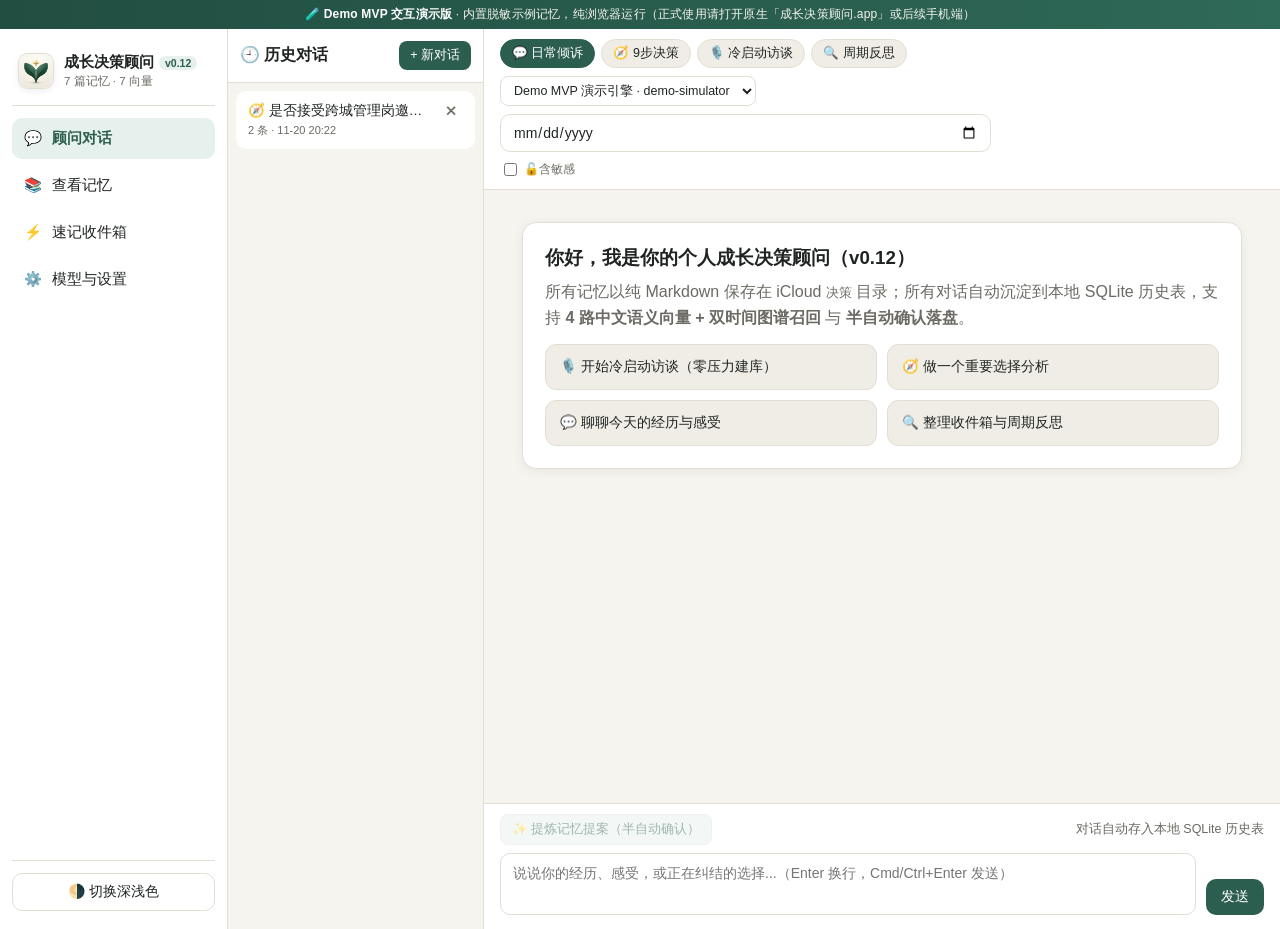
<file: demo-mvp/index.html>
<!DOCTYPE html>
<html lang="zh-CN">
<head>
  <meta charset="UTF-8" />
  <meta name="viewport" content="width=device-width, initial-scale=1.0, viewport-fit=cover" />
  <meta name="apple-mobile-web-app-capable" content="yes" />
  <meta name="apple-mobile-web-app-status-bar-style" content="default" />
  <meta name="apple-mobile-web-app-title" content="成长决策顾问" />
  <meta name="theme-color" content="#FBF9F4" />
  <link rel="icon" type="image/x-icon" href="./assets/favicon.ico" />
  <link rel="icon" type="image/png" sizes="32x32" href="./assets/favicon-32.png" />
  <link rel="icon" type="image/png" sizes="192x192" href="./assets/favicon-192.png" />
  <link rel="apple-touch-icon" sizes="180x180" href="./assets/apple-touch-icon.png" />
  <title>个人成长决策顾问 · 交互式 Demo MVP</title>
  <link rel="stylesheet" href="./styles.css" />
  <style>
    .demo-mvp-ribbon {
      background: linear-gradient(90deg, #214e41, #2f6957);
      color: #f6f4ef;
      font-size: 12px;
      padding: 6px 14px;
      text-align: center;
      letter-spacing: 0.2px;
    }
    .demo-mvp-ribbon strong { color: #ffffff; }
  </style>
</head>
<body>
  <div class="demo-mvp-ribbon">
    🧪 <strong>Demo MVP 交互演示版</strong> · 内置脱敏示例记忆，纯浏览器运行（正式使用请打开原生「成长决策顾问.app」或后续手机端）
  </div>
  <!-- Auth Overlay -->
  <div id="authOverlay" class="overlay hidden">
    <div class="auth-card">
      <div class="auth-icon">🔐</div>
      <h2>个人成长记忆库</h2>
      <p class="muted">已开启访问密码保护，请输入密码后进入。</p>
      <input id="authInput" type="password" placeholder="输入访问密码" autocomplete="current-password" />
      <div id="authError" class="error-text hidden"></div>
      <button id="authSubmitBtn" class="btn btn-primary full-width">解锁进入</button>
    </div>
  </div>

  <!-- Toast -->
  <div id="toast" class="toast hidden"></div>

  <div class="app-shell">
    <!-- Desktop Sidebar -->
    <aside class="sidebar">
      <div class="brand">
        <div class="brand-mark">
          <img src="./assets/brand-icon.png" alt="成长决策顾问" class="brand-mark-img" />
        </div>
        <div>
          <div class="brand-title">成长决策顾问 <span class="ver-tag">v0.12</span></div>
          <div class="brand-sub" id="vaultStatBadge">加载记忆库...</div>
        </div>
      </div>

      <nav class="nav-list">
        <button class="nav-item active" data-tab="chat">
          <span class="nav-icon">💬</span><span>顾问对话</span>
        </button>
        <button class="nav-item" data-tab="memories">
          <span class="nav-icon">📚</span><span>查看记忆</span>
        </button>
        <button class="nav-item" data-tab="inbox">
          <span class="nav-icon">⚡</span><span>速记收件箱</span>
        </button>
        <button class="nav-item" data-tab="settings">
          <span class="nav-icon">⚙️</span><span>模型与设置</span>
        </button>
      </nav>

      <div class="sidebar-footer">
        <button id="themeToggleDesktop" class="btn btn-ghost full-width">🌗 切换深浅色</button>
      </div>
    </aside>

    <!-- Main Content Area -->
    <main class="main-area">
      <!-- Mobile Header -->
      <header class="mobile-header">
        <div class="mobile-title">
          <img src="./assets/brand-icon.png" alt="成长决策顾问" class="mobile-brand-img" />
          <span>成长决策顾问</span>
          <span class="mobile-stat" id="mobileStatBadge"></span>
        </div>
        <button id="themeToggleMobile" class="icon-btn" title="切换深浅色">🌗</button>
      </header>

      <!-- TAB 1: CHAT (with SQLite Session History + SSE Streaming) -->
      <section id="tab-chat" class="tab-panel active">
        <div class="chat-split">
          <!-- Session History Pane (SQLite) -->
          <aside class="sessions-pane" id="sessionsPane">
            <div class="sessions-header">
              <strong>🕘 历史对话</strong>
              <div class="row-actions">
                <button id="newChatBtn" class="btn btn-primary btn-sm">+ 新对话</button>
                <button id="closeSessionsMobileBtn" class="icon-btn mobile-only">✕</button>
              </div>
            </div>
            <div id="sessionList" class="session-list"></div>
          </aside>

          <!-- Active Chat Pane -->
          <div class="chat-main-pane">
            <div class="chat-toolbar">
              <div class="mode-pills" id="modePills">
                <button id="openSessionsMobileBtn" class="btn btn-ghost btn-sm mobile-only">🕘 历史</button>
                <button class="pill active" data-mode="chat">💬 日常倾诉</button>
                <button class="pill" data-mode="decision">🧭 9步决策</button>
                <button class="pill" data-mode="interview">🎙️ 冷启动访谈</button>
                <button class="pill" data-mode="reflect">🔍 周期反思</button>
              </div>
              <div class="chat-controls">
                <select id="providerSelect" class="select-compact" title="切换云端大模型"></select>
                <input id="chatAsOfInput" type="date" class="select-compact" title="可选：按历史时间点(as-of)只召回该日期前的记忆" />
                <label class="sensitive-toggle" title="默认拦截 sensitive 隐私文档，仅本轮勾选才放行">
                  <input type="checkbox" id="allowSensitiveCheck" />
                  <span>🔓含敏感</span>
                </label>
              </div>
            </div>

            <div id="chatMessages" class="chat-messages"></div>

            <div class="chat-composer-wrap">
              <div class="composer-actions-bar">
                <button id="extractProposalBtn" class="btn btn-accent btn-sm" disabled>
                  ✨ 提炼记忆提案（半自动确认）
                </button>
                <span id="chatStatusHint" class="muted small-text">对话自动存入本地 SQLite 历史表</span>
              </div>
              <div class="chat-composer">
                <textarea id="chatInput" rows="2" placeholder="说说你的经历、感受，或正在纠结的选择...（Enter 换行，Cmd/Ctrl+Enter 发送）"></textarea>
                <button id="sendBtn" class="btn btn-primary">发送</button>
              </div>
            </div>
          </div>
        </div>
      </section>

      <!-- TAB 2: MEMORIES (List / Semantic 4-Way Search / Timeline / Graph) -->
      <section id="tab-memories" class="tab-panel">
        <div class="memories-layout">
          <div class="memories-list-pane" id="memoriesListPane">
            <div class="filter-bar">
              <div class="view-mode-pills" id="memoryViewPills">
                <button class="pill active" data-view="list">📋 列表</button>
                <button class="pill" data-view="semantic">🧠 语义检索</button>
                <button class="pill" data-view="timeline">🕰️ 时间轴</button>
                <button class="pill" data-view="graph">🕸️ 图谱</button>
              </div>

              <div class="search-row">
                <input id="memorySearchInput" type="search" placeholder="搜索标题、经历、人物、或自然语言意图..." />
                <button id="runSemanticBtn" class="btn btn-primary btn-sm hidden">检索</button>
              </div>

              <div class="filter-row" id="listFiltersRow">
                <select id="emotionFilter" class="select-compact">
                  <option value="">全部情绪</option>
                </select>
                <label class="sensitive-toggle">
                  <input type="checkbox" id="highImportanceOnly" />
                  <span>⭐高显著(≥7)</span>
                </label>
                <button id="refreshMemoriesBtn" class="btn btn-ghost btn-sm">刷新</button>
              </div>

              <div class="filter-row hidden" id="semanticFiltersRow">
                <label class="small-text muted">回溯截至日期 (as-of)：</label>
                <input id="searchAsOfInput" type="date" class="select-compact" />
                <button id="clearAsOfBtn" class="btn btn-ghost btn-sm">清空日期</button>
              </div>

              <div class="category-pills" id="categoryPills"></div>
            </div>
            <div id="memoryCards" class="memory-cards"></div>
          </div>

          <div class="memory-reader-pane" id="memoryReaderPane">
            <div class="empty-reader" id="emptyReader">
              <div class="empty-icon">📖</div>
              <p>选择左侧任意记忆阅读或编辑</p>
              <p class="muted small-text">支持 4 路中文语义召回、双时间回溯、情绪卡片与双链跳转</p>
            </div>
            <div id="readerContentWrap" class="reader-wrap hidden">
              <div class="reader-header">
                <button id="backToListBtn" class="btn btn-ghost btn-sm mobile-only">← 返回</button>
                <div class="reader-meta-title">
                  <h2 id="readerTitle"></h2>
                  <div id="readerBadges" class="badge-row"></div>
                </div>
                <div class="reader-actions">
                  <button id="toggleEditBtn" class="btn btn-ghost btn-sm">✏️ 编辑</button>
                  <button id="saveEditBtn" class="btn btn-primary btn-sm hidden">💾 保存</button>
                  <button id="cancelEditBtn" class="btn btn-ghost btn-sm hidden">取消</button>
                </div>
              </div>
              <div id="readerEmotions" class="emotion-detail-grid hidden"></div>
              <div id="readerRendered" class="markdown-body"></div>
              <textarea id="readerEditor" class="markdown-editor hidden"></textarea>
            </div>
          </div>
        </div>
      </section>

      <!-- TAB 3: INBOX -->
      <section id="tab-inbox" class="tab-panel">
        <div class="narrow-container">
          <div class="card">
            <h2>⚡ 10 秒速记收件箱</h2>
            <p class="muted">当下有情绪波动、灵光一闪或发生小事时先丢进来，之后一键让 AI 帮你整理成正式记忆提案。</p>
            <div class="mood-chips" id="moodChips">
              <button class="chip" data-mood="平静">平静</button>
              <button class="chip" data-mood="开心">开心</button>
              <button class="chip" data-mood="释然">释然</button>
              <button class="chip" data-mood="充能">充能</button>
              <button class="chip" data-mood="焦虑">焦虑</button>
              <button class="chip" data-mood="委屈">委屈</button>
              <button class="chip" data-mood="迷茫">迷茫</button>
              <button class="chip" data-mood="疲惫">疲惫</button>
            </div>
            <input id="inboxMoodInput" type="text" placeholder="或输入此刻的情绪词（可选）" />
            <textarea id="inboxText" rows="5" placeholder="此刻发生了什么？身体和心里是什么感觉？脑子里冒出的第一句话是什么？"></textarea>
            <div class="row-actions">
              <button id="saveInboxBtn" class="btn btn-primary">存入收件箱</button>
              <button id="organizeInboxBtn" class="btn btn-ghost">🔍 去让 AI 整理收件箱</button>
            </div>
          </div>

          <div class="card">
            <div class="card-header-row">
              <h3>📥 收件箱当前内容</h3>
              <button id="reloadInboxBtn" class="btn btn-ghost btn-sm">刷新</button>
            </div>
            <div id="inboxPreview" class="markdown-body compact-md"></div>
          </div>
        </div>
      </section>

      <!-- TAB 4: SETTINGS -->
      <section id="tab-settings" class="tab-panel">
        <div class="narrow-container">
          <!-- Providers -->
          <div class="card">
            <div class="card-header-row">
              <div>
                <h2>🤖 云端大模型 API 配置</h2>
                <p class="muted small-text">适配 DeepSeek、任意 OpenAI 兼容中转站、Claude 原生、Gemini 原生。密钥仅存本机 <code>config.local.json</code>，绝不上传 iCloud。</p>
              </div>
              <button id="addProviderBtn" class="btn btn-ghost btn-sm">+ 新增预设</button>
            </div>
            <div id="providersList" class="providers-list"></div>
          </div>

          <!-- Chinese Semantic Embedding & Graph Index -->
          <div class="card">
            <div class="card-header-row">
              <div>
                <h3>🧠 中文语义向量与双时间图谱索引</h3>
                <p class="muted small-text" id="indexStatusText">加载索引状态中...</p>
              </div>
              <button id="rebuildIndexBtn" class="btn btn-accent btn-sm">🔄 立即重建索引</button>
            </div>
            <div class="provider-grid">
              <div class="form-row">
                <label>向量引擎模式</label>
                <select id="embModeSelect">
                  <option value="local_bge_zh">本地离线中文 BGE 向量（推荐 · 免费隐私）</option>
                  <option value="openai_compatible">OpenAI 兼容 Embedding API</option>
                  <option value="disabled">关闭向量（仅词法+图谱）</option>
                </select>
              </div>
              <div class="form-row">
                <label>本地中文模型</label>
                <input id="embLocalModel" type="text" value="BAAI/bge-small-zh-v1.5" />
              </div>
              <div class="form-row">
                <label>云端 Embedding Base URL（选 API 模式时用）</label>
                <input id="embApiUrl" type="url" placeholder="https://api.openai.com/v1" />
              </div>
              <div class="form-row">
                <label>云端 Embedding 模型</label>
                <input id="embApiModel" type="text" placeholder="text-embedding-3-small" />
              </div>
              <div class="form-row">
                <label>云端 Embedding API Key</label>
                <input id="embApiKey" type="password" placeholder="留空不修改" />
              </div>
            </div>
          </div>

          <!-- VPS + Official ChatGPT Plus/Pro Subscription Remote MCP -->
          <div class="card">
            <h3>🌐 ChatGPT Plus / Pro 订阅官方接入（VPS Remote MCP + OAuth 2.1）</h3>
            <p class="muted small-text">
              通过官方 Developer Mode 远程 MCP 规范，让 <strong>ChatGPT 网页版与官方 iPhone App</strong> 直接消耗你的 ChatGPT 订阅额度来读写本记忆库（完全合规、零封号风险）。详见仓库 <code>deploy/VPS-ChatGPT订阅接入指南.md</code>。
            </p>
            <div class="form-row">
              <label for="publicBaseUrlInput">你的 VPS 公网 HTTPS 域名（如 <code>https://decision.yourdomain.com</code>）</label>
              <input id="publicBaseUrlInput" type="url" placeholder="https://decision.yourdomain.com" />
            </div>
            <div id="mcpEndpointBox" class="network-box"></div>
          </div>

          <!-- Phone Access & Password -->
          <div class="card">
            <h3>📱 手机访问与安全保护</h3>
            <div id="networkInfo" class="network-box"></div>
            <div class="form-row">
              <label for="accessTokenInput">访问密码（手机访问 & ChatGPT OAuth 授权页通用，公网暴露前务必设置）</label>
              <div class="inline-input">
                <input id="accessTokenInput" type="password" placeholder="留空表示不修改现有密码" />
                <button id="clearAccessTokenBtn" class="btn btn-ghost btn-sm">清除密码</button>
              </div>
              <div id="accessTokenState" class="muted small-text"></div>
            </div>
            <div class="row-actions">
              <button id="saveConfigBtn" class="btn btn-primary">💾 保存全部设置</button>
            </div>
          </div>

          <!-- Git Snapshots -->
          <div class="card">
            <div class="card-header-row">
              <h3>🕒 外置 Git 自动版本快照</h3>
              <button id="reloadGitBtn" class="btn btn-ghost btn-sm">刷新</button>
            </div>
            <p class="muted small-text">Git 元数据与 SQLite 历史表均独立保存在 Mac 本机，绝不污染 iCloud。</p>
            <div id="gitHistoryList" class="git-list"></div>
          </div>
        </div>
      </section>

      <!-- Mobile Bottom Nav -->
      <nav class="mobile-nav">
        <button class="mobile-nav-item active" data-tab="chat">
          <span>💬</span><small>对话</small>
        </button>
        <button class="mobile-nav-item" data-tab="memories">
          <span>📚</span><small>记忆</small>
        </button>
        <button class="mobile-nav-item" data-tab="inbox">
          <span>⚡</span><small>速记</small>
        </button>
        <button class="mobile-nav-item" data-tab="settings">
          <span>⚙️</span><small>设置</small>
        </button>
      </nav>
    </main>
  </div>

  <!-- Semi-Auto Confirmation Modal -->
  <div id="proposalModal" class="overlay hidden">
    <div class="modal-sheet">
      <div class="modal-header">
        <div>
          <h3>✨ 半自动记忆写入确认</h3>
          <p class="muted small-text">请勾选确认要写入 iCloud 记忆库的条目；Level 3 核心自我修改附带 Diff 对照。</p>
        </div>
        <button id="closeProposalBtn" class="icon-btn">✕</button>
      </div>
      <div id="proposalList" class="proposal-list"></div>
      <div class="modal-footer">
        <button id="cancelProposalBtn" class="btn btn-ghost">先不写入</button>
        <button id="commitProposalBtn" class="btn btn-primary">✅ 确认写入已选记忆</button>
      </div>
    </div>
  </div>

  <script src="./demo-mock.js"></script>
  <script src="./app.js"></script>
</body>
</html>
</file>
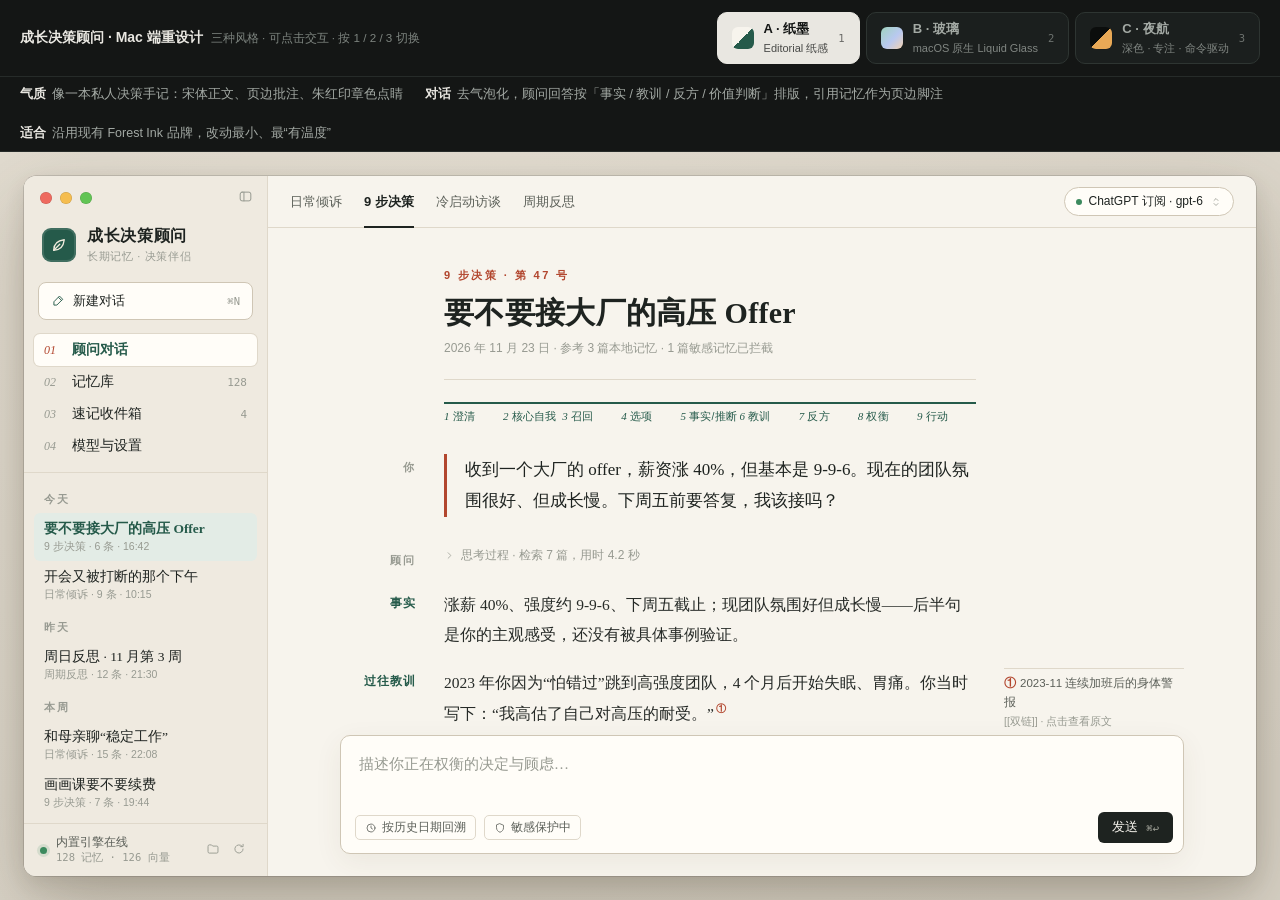
<file: design/mac-redesign/index.html>
<!doctype html>
<html lang="zh-CN">
<head>
<meta charset="utf-8" />
<meta name="viewport" content="width=device-width, initial-scale=1" />
<title>成长决策顾问 · Mac 端界面三选一</title>
<style>
  * { box-sizing: border-box; margin: 0; padding: 0; }
  html, body { height: 100%; }
  body { font-family: -apple-system, "PingFang SC", sans-serif; background: #141615; color: #E9E7E1; display: flex; flex-direction: column; -webkit-font-smoothing: antialiased; }
  header { flex: none; display: flex; align-items: center; gap: 18px; padding: 12px 20px; border-bottom: 1px solid #262B29; }
  header h1 { font-size: 14px; font-weight: 600; white-space: nowrap; }
  header h1 small { color: #7D847F; font-weight: 400; margin-left: 8px; }
  nav { display: flex; gap: 6px; margin-left: auto; }
  nav button { font: inherit; cursor: pointer; border: 1px solid #2E3532; background: #1B1F1E; color: #A3A9A4; border-radius: 10px; padding: 7px 14px; text-align: left; display: flex; gap: 10px; align-items: center; }
  nav button:hover { color: #E9E7E1; border-color: #3B433F; }
  nav button.on { background: #E9E7E1; color: #141615; border-color: #E9E7E1; }
  nav button b { font-size: 13px; display: block; }
  nav button small { font-size: 11px; opacity: .75; }
  nav button kbd { font: 10.5px "SF Mono", monospace; opacity: .6; }
  .sw { width: 22px; height: 22px; border-radius: 6px; flex: none; }
  .desc { flex: none; padding: 9px 20px; font-size: 12.5px; color: #A3A9A4; border-bottom: 1px solid #262B29; display: flex; gap: 22px; flex-wrap: wrap; }
  .desc b { color: #E9E7E1; font-weight: 600; margin-right: 6px; }
  iframe { flex: 1; border: 0; width: 100%; }
</style>
</head>
<body>
<header>
  <h1>成长决策顾问 · Mac 端重设计<small>三种风格 · 可点击交互 · 按 1 / 2 / 3 切换</small></h1>
  <nav id="nav"></nav>
</header>
<div class="desc" id="desc"></div>
<iframe id="frame"></iframe>
<script>
const styles = [
  { file: "style-a-paper.html", name: "A · 纸墨", sub: "Editorial 纸感", sw: "linear-gradient(135deg,#F7F4ED 50%,#255A4A 50%)",
    points: [["气质", "像一本私人决策手记：宋体正文、页边批注、朱红印章色点睛"], ["对话", "去气泡化，顾问回答按「事实 / 教训 / 反方 / 价值判断」排版，引用记忆作为页边脚注"], ["适合", "沿用现有 Forest Ink 品牌，改动最小、最“有温度”"]] },
  { file: "style-b-glass.html", name: "B · 玻璃", sub: "macOS 原生 Liquid Glass", sw: "linear-gradient(135deg,#9FD3BE,#B9C9F0 55%,#F3D3B3)",
    points: [["气质", "贴近 macOS Tahoe：悬浮半透明侧栏、胶囊工具栏、系统级分段控件"], ["对话", "气泡 + 彩色语义标签；右侧检查器集中放检索上下文、引用相似度、9 步清单"], ["适合", "最像苹果自家 App，SwiftUI 原生控件即可实现，落地成本最低"]] },
  { file: "style-c-night.html", name: "C · 夜航", sub: "深色 · 专注 · 命令驱动", sw: "linear-gradient(135deg,#0B0D0C 50%,#E9A956 50%)",
    points: [["气质", "深色高对比，像 Linear / Raycast：图标导航栏 + 列表 + 正文 + 上下文面板"], ["对话", "9 步进度条、可展开的检索 trace、⌘K 命令面板（试试按 ⌘K）"], ["适合", "信息密度最高，情绪走势 / 时间轴 / 图谱常驻右栏，适合重度使用"]] },
];
let cur = +(location.hash.slice(1) || 0);
function show(i) {
  cur = i; location.hash = i;
  document.getElementById("frame").src = styles[i].file;
  document.getElementById("nav").innerHTML = styles.map((s, j) => `<button class="${j === i ? "on" : ""}" onclick="show(${j})"><span class="sw" style="background:${s.sw}"></span><span><b>${s.name}</b><small>${s.sub}</small></span><kbd>${j + 1}</kbd></button>`).join("");
  document.getElementById("desc").innerHTML = styles[i].points.map(p => `<span><b>${p[0]}</b>${p[1]}</span>`).join("");
}
document.addEventListener("keydown", e => { if (!e.metaKey && "123".includes(e.key)) show(+e.key - 1); });
show(cur);
</script>
</body>
</html>
</file>
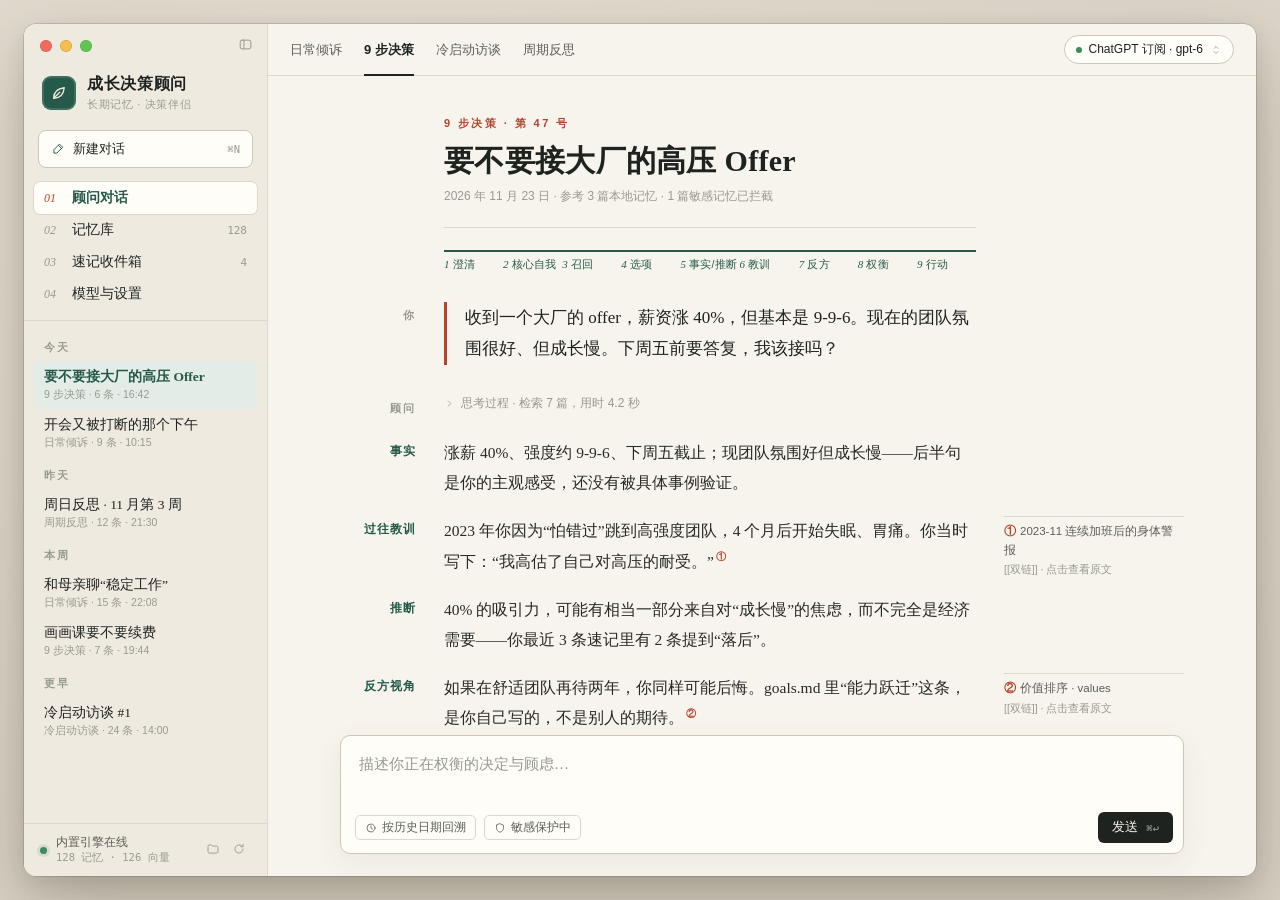
<file: design/mac-redesign/style-a-paper.html>
<!doctype html>
<html lang="zh-CN">
<head>
<meta charset="utf-8" />
<meta name="viewport" content="width=device-width, initial-scale=1" />
<title>风格 A · 纸墨 — 成长决策顾问</title>
<script src="data.js"></script>
<style>
  :root {
    --desk: #D9D3C7;
    --paper: #F7F4ED;
    --side: #EFEAE0;
    --card: #FFFDF8;
    --ink: #1E2320;
    --ink2: #5B5F58;
    --ink3: #979A91;
    --rule: #DFD8CA;
    --rule2: #CFC6B5;
    --accent: #255A4A;
    --accent-soft: #E3ECE6;
    --seal: #B2462E;
    --seal-soft: #F5E4DC;
    --serif: "Songti SC", "STSong", "Noto Serif SC", "Source Han Serif SC", Georgia, serif;
    --sans: -apple-system, "SF Pro Text", "PingFang SC", "Helvetica Neue", sans-serif;
    --mono: "SF Mono", ui-monospace, Menlo, monospace;
  }
  * { box-sizing: border-box; margin: 0; padding: 0; }
  html, body { height: 100%; }
  body {
    font-family: var(--sans); color: var(--ink); -webkit-font-smoothing: antialiased;
    background: radial-gradient(1200px 700px at 30% 20%, #E6E0D4, var(--desk));
    display: grid; place-items: center; overflow: hidden;
  }
  button { font: inherit; color: inherit; background: none; border: 0; cursor: pointer; }
  textarea, input { font: inherit; color: inherit; }

  .window {
    width: min(1360px, calc(100vw - 48px)); height: min(860px, calc(100vh - 48px));
    background: var(--paper); border-radius: 12px; overflow: hidden; display: flex;
    box-shadow: 0 0 0 0.5px rgba(0,0,0,.25), 0 30px 80px rgba(60,50,30,.28), 0 8px 20px rgba(60,50,30,.12);
  }

  /* ---------- Sidebar ---------- */
  .side { width: 244px; flex: none; background: var(--side); border-right: 1px solid var(--rule); display: flex; flex-direction: column; }
  .lights { height: 44px; display: flex; align-items: center; gap: 8px; padding-left: 16px; }
  .lights i { width: 12px; height: 12px; border-radius: 50%; display: block; box-shadow: inset 0 0 0 .5px rgba(0,0,0,.18); }
  .lights i:nth-child(1){background:#EE6A5F}.lights i:nth-child(2){background:#F5BD4F}.lights i:nth-child(3){background:#61C454}
  .lights .tool { margin-left: auto; margin-right: 10px; color: var(--ink3); padding: 4px; border-radius: 6px; }
  .lights .tool:hover { background: rgba(0,0,0,.05); color: var(--ink2); }

  .brand { padding: 6px 18px 18px; display: flex; gap: 11px; align-items: center; }
  .seal { width: 34px; height: 34px; border-radius: 9px; background: var(--accent); color: #F1EBDD; display: grid; place-items: center; box-shadow: inset 0 0 0 2px rgba(255,255,255,.12); }
  .brand h1 { font-family: var(--serif); font-size: 16px; font-weight: 700; letter-spacing: .04em; }
  .brand p { font-size: 11px; color: var(--ink3); margin-top: 2px; letter-spacing: .06em; }

  .newchat { margin: 0 14px 14px; display: flex; align-items: center; gap: 8px; padding: 9px 12px; border: 1px solid var(--rule2); border-radius: 8px; background: var(--card); font-size: 13px; }
  .newchat:hover { border-color: var(--accent); }
  .newchat svg { color: var(--accent); }
  .kbd { margin-left: auto; font: 10.5px var(--mono); color: var(--ink3); }

  .nav { padding: 0 10px 10px; }
  .nav button { width: 100%; display: flex; align-items: baseline; gap: 10px; padding: 7px 10px; border-radius: 6px; font-size: 13.5px; text-align: left; }
  .nav button .no { font: italic 12px var(--serif); color: var(--ink3); width: 18px; }
  .nav button .ct { margin-left: auto; font: 11px var(--mono); color: var(--ink3); }
  .nav button:hover { background: rgba(0,0,0,.035); }
  .nav button.on { background: var(--card); box-shadow: 0 0 0 1px var(--rule); font-weight: 600; color: var(--accent); }
  .nav button.on .no { color: var(--seal); }

  .sess { flex: 1; overflow: auto; border-top: 1px solid var(--rule); padding: 8px 10px 12px; }
  .sess h6 { font: 600 10.5px var(--sans); letter-spacing: .18em; color: var(--ink3); padding: 12px 10px 6px; }
  .sess button { width: 100%; text-align: left; padding: 7px 10px; border-radius: 6px; display: block; }
  .sess button:hover { background: rgba(0,0,0,.035); }
  .sess button.on { background: var(--accent-soft); }
  .sess .t { font-family: var(--serif); font-size: 13.5px; white-space: nowrap; overflow: hidden; text-overflow: ellipsis; }
  .sess button.on .t { color: var(--accent); font-weight: 700; }
  .sess .m { font-size: 10.5px; color: var(--ink3); margin-top: 2px; font-variant-numeric: tabular-nums; }

  .foot { border-top: 1px solid var(--rule); padding: 11px 16px; display: flex; align-items: center; gap: 9px; font-size: 11.5px; color: var(--ink2); }
  .dot { width: 7px; height: 7px; border-radius: 50%; background: #3C8A5E; box-shadow: 0 0 0 3px rgba(60,138,94,.15); }
  .foot small { display: block; font: 10.5px var(--mono); color: var(--ink3); margin-top: 1px; }
  .foot .ic { margin-left: auto; display: flex; gap: 2px; color: var(--ink3); }
  .foot .ic button { padding: 5px; border-radius: 6px; }
  .foot .ic button:hover { background: rgba(0,0,0,.05); color: var(--ink2); }

  /* ---------- Main ---------- */
  .main { flex: 1; display: flex; flex-direction: column; min-width: 0; }
  .bar { height: 52px; flex: none; display: flex; align-items: center; gap: 18px; padding: 0 22px; border-bottom: 1px solid var(--rule); }
  .tabs { display: flex; gap: 22px; height: 100%; }
  .tabs button { position: relative; font-size: 13px; color: var(--ink2); display: flex; align-items: center; gap: 6px; }
  .tabs button:hover { color: var(--ink); }
  .tabs button.on { color: var(--ink); font-weight: 600; }
  .tabs button.on::after { content: ""; position: absolute; left: 0; right: 0; bottom: -1px; height: 2px; background: var(--ink); }
  .bar .sp { flex: 1; }
  .pill { display: flex; align-items: center; gap: 7px; padding: 5px 11px; border: 1px solid var(--rule2); border-radius: 99px; font-size: 12px; background: var(--card); }
  .pill .g { width: 6px; height: 6px; border-radius: 50%; background: #3C8A5E; }
  .pill svg { color: var(--ink3); }

  .scroll { flex: 1; overflow: auto; }
  .page { max-width: 940px; margin: 0 auto; padding: 40px 48px 60px; display: grid; grid-template-columns: 76px minmax(0, 1fr) 180px; column-gap: 28px; }
  .page > * { grid-column: 2; }
  .kicker { font: 600 11px var(--sans); letter-spacing: .22em; color: var(--seal); }
  .title { font-family: var(--serif); font-size: 30px; font-weight: 700; line-height: 1.3; margin: 10px 0 8px; letter-spacing: .01em; }
  .byline { font-size: 12px; color: var(--ink3); padding-bottom: 22px; border-bottom: 1px solid var(--rule); margin-bottom: 28px; }

  .steps { display: flex; gap: 0; margin: -6px 0 30px; }
  .steps span { flex: 1; white-space: nowrap; font-size: 10.5px; color: var(--ink3); border-top: 2px solid var(--rule); padding-top: 6px; text-align: left; letter-spacing: .02em; }
  .steps span.done { border-color: var(--accent); color: var(--accent); }
  .steps span b { font: italic 11px var(--serif); margin-right: 3px; }

  .who { grid-column: 1; font: 600 11px var(--sans); letter-spacing: .18em; color: var(--ink3); padding-top: 6px; text-align: right; }
  .quote { font-family: var(--serif); font-size: 17px; line-height: 1.85; color: var(--ink); padding-left: 18px; border-left: 3px solid var(--seal); margin-bottom: 30px; }

  details.think { margin-bottom: 26px; font-size: 12.5px; color: var(--ink2); }
  details.think summary { cursor: pointer; list-style: none; display: inline-flex; align-items: center; gap: 6px; color: var(--ink3); font-size: 12px; }
  details.think summary::-webkit-details-marker { display: none; }
  details.think[open] summary svg { transform: rotate(90deg); }
  details.think ol { margin: 10px 0 0 18px; line-height: 1.8; padding-left: 14px; border-left: 1px dashed var(--rule2); }
  details.think li { margin-left: 10px; }

  .sec { display: contents; }
  .sec .lab { grid-column: 1; text-align: right; font: 700 12px var(--serif); color: var(--accent); padding-top: 5px; letter-spacing: .08em; }
  .sec p { grid-column: 2; font-family: var(--serif); font-size: 15.5px; line-height: 1.95; margin-bottom: 18px; color: #262A27; }
  .sec p sup { font: 600 10px var(--sans); color: var(--seal); margin-left: 2px; }
  .sec .note { grid-column: 3; font-size: 11.5px; line-height: 1.6; color: var(--ink2); padding-top: 5px; border-top: 1px solid var(--rule); align-self: start; }
  .sec .note b { color: var(--seal); font-weight: 600; margin-right: 4px; }
  .sec .note em { display: block; font-style: normal; color: var(--ink3); font-size: 10.5px; margin-top: 2px; }
  .sec.judge p { background: var(--seal-soft); padding: 12px 16px; border-radius: 4px; }

  .actions { display: flex; gap: 18px; font-size: 12px; color: var(--ink3); padding-top: 14px; border-top: 1px solid var(--rule); margin-top: 6px; }
  .actions button { display: inline-flex; align-items: center; gap: 5px; }
  .actions button:hover { color: var(--ink); }
  .actions .primary { color: var(--accent); font-weight: 600; margin-left: auto; }

  .composer { flex: none; padding: 0 48px 22px; }
  .compose-card { max-width: 844px; margin: 0 auto; background: var(--card); border: 1px solid var(--rule2); border-radius: 10px; box-shadow: 0 8px 28px rgba(80,70,40,.07); }
  .compose-card textarea { width: 100%; border: 0; outline: 0; resize: none; background: none; padding: 16px 18px 6px; font-family: var(--serif); font-size: 15px; line-height: 1.7; height: 64px; }
  .compose-card textarea::placeholder { color: var(--ink3); }
  .crow { display: flex; align-items: center; gap: 8px; padding: 8px 10px 10px 14px; }
  .chip { display: inline-flex; align-items: center; gap: 5px; font-size: 11.5px; color: var(--ink2); padding: 4px 9px; border-radius: 5px; border: 1px solid var(--rule); }
  .chip:hover { border-color: var(--rule2); background: var(--paper); }
  .chip.on { color: var(--accent); border-color: var(--accent); background: var(--accent-soft); }
  .send { margin-left: auto; display: inline-flex; align-items: center; gap: 8px; background: var(--ink); color: var(--paper); padding: 7px 14px; border-radius: 6px; font-size: 12.5px; }
  .send .kbd { color: #A8A99F; margin: 0; }

  /* Empty state for other modes */
  .empty { grid-column: 2; padding-top: 70px; }
  .empty .title { font-size: 34px; }
  .empty p.d { font-family: var(--serif); color: var(--ink2); font-size: 15px; line-height: 1.8; }
  .starters { margin-top: 30px; border-top: 1px solid var(--rule); }
  .starters button { width: 100%; display: flex; align-items: center; gap: 14px; padding: 15px 4px; border-bottom: 1px solid var(--rule); text-align: left; }
  .starters button:hover { background: rgba(0,0,0,.02); }
  .starters i { font: italic 13px var(--serif); color: var(--seal); width: 20px; }
  .starters b { font-family: var(--serif); font-size: 15px; font-weight: 600; }
  .starters span { font-size: 12px; color: var(--ink3); margin-left: auto; }

  /* ---------- Memories ---------- */
  .mem { flex: 1; display: flex; min-height: 0; }
  .mlist { width: 360px; flex: none; border-right: 1px solid var(--rule); display: flex; flex-direction: column; }
  .msearch { padding: 16px 20px 10px; }
  .msearch label { display: flex; align-items: center; gap: 8px; border-bottom: 1px solid var(--rule2); padding: 6px 0; color: var(--ink3); }
  .msearch input { border: 0; outline: 0; background: none; flex: 1; font-size: 13px; color: var(--ink); }
  .cats { display: flex; gap: 6px; padding: 4px 20px 12px; flex-wrap: wrap; }
  .cats button { font-size: 11px; padding: 3px 8px; border-radius: 4px; color: var(--ink2); border: 1px solid var(--rule); }
  .cats button.on { background: var(--ink); color: var(--paper); border-color: var(--ink); }
  .mitems { flex: 1; overflow: auto; }
  .mitem { display: block; width: 100%; text-align: left; padding: 14px 20px; border-top: 1px solid var(--rule); }
  .mitem:hover { background: rgba(0,0,0,.02); }
  .mitem.on { background: var(--card); box-shadow: inset 3px 0 0 var(--seal); }
  .mitem .c { font: 600 10px var(--sans); letter-spacing: .14em; color: var(--ink3); display: flex; gap: 8px; }
  .mitem .c .imp { margin-left: auto; color: var(--seal); font: 600 11px var(--mono); letter-spacing: 0; }
  .mitem h4 { font-family: var(--serif); font-size: 15px; margin: 5px 0 4px; }
  .mitem p { font-size: 12px; color: var(--ink2); line-height: 1.6; display: -webkit-box; -webkit-line-clamp: 2; -webkit-box-orient: vertical; overflow: hidden; }
  .mitem .tags { margin-top: 6px; font-size: 11px; color: var(--accent); }
  .mitem .lock { color: var(--seal); font-size: 11px; }

  .reader { flex: 1; overflow: auto; }
  .reader .page { grid-template-columns: minmax(0, 1fr) 190px; max-width: 900px; }
  .reader .page > * { grid-column: 1; }
  .meta { display: grid; grid-template-columns: repeat(4, auto); justify-content: start; column-gap: 28px; row-gap: 4px; font-size: 11.5px; color: var(--ink3); padding: 12px 0 22px; border-bottom: 1px solid var(--rule); margin-bottom: 26px; }
  .meta b { display: block; color: var(--ink); font-weight: 500; font-size: 12.5px; margin-top: 2px; }
  .art h3 { font-family: var(--serif); font-size: 16px; margin: 26px 0 10px; display: flex; align-items: center; gap: 10px; }
  .art h3::before { content: ""; width: 14px; height: 1px; background: var(--seal); }
  .art p { font-family: var(--serif); font-size: 15.5px; line-height: 1.95; color: #262A27; }
  .art blockquote { font-family: var(--serif); font-size: 20px; line-height: 1.6; color: var(--seal); padding: 6px 0 6px 18px; border-left: 2px solid var(--seal); }
  .art table { border-collapse: collapse; width: 100%; font-size: 13px; }
  .art td { border-bottom: 1px solid var(--rule); padding: 8px 0; }
  .art td:first-child { color: var(--ink3); width: 110px; font-size: 12px; }
  .aside { grid-column: 2 !important; grid-row: 1 / span 20; font-size: 12px; color: var(--ink2); padding-top: 8px; }
  .aside h6 { font: 600 10px var(--sans); letter-spacing: .18em; color: var(--ink3); margin: 0 0 8px; }
  .aside a { display: block; padding: 6px 0; border-top: 1px solid var(--rule); color: var(--accent); text-decoration: none; font-family: var(--serif); font-size: 13px; }
  .aside .btns { margin-top: 20px; display: grid; gap: 6px; }
  .aside .btns button { text-align: left; font-size: 12px; padding: 7px 10px; border: 1px solid var(--rule2); border-radius: 6px; background: var(--card); display: flex; gap: 7px; align-items: center; }

  .tl { padding: 8px 20px 20px 34px; position: relative; }
  .tl::before { content: ""; position: absolute; left: 26px; top: 14px; bottom: 20px; width: 1px; background: var(--rule2); }
  .tl div { position: relative; padding: 10px 0 10px 18px; }
  .tl div::before { content: ""; position: absolute; left: -12px; top: 16px; width: 9px; height: 9px; border-radius: 50%; background: var(--paper); border: 2px solid var(--accent); }
  .tl div.hi::before { border-color: var(--seal); background: var(--seal); }
  .tl small { font: 11px var(--mono); color: var(--ink3); }
  .tl b { display: block; font-family: var(--serif); font-size: 14.5px; margin: 2px 0; }
  .tl span { font-size: 11px; color: var(--ink3); }

  /* ---------- Inbox ---------- */
  .journal { max-width: 720px; margin: 0 auto; padding: 46px 48px 60px; }
  .journal .title { font-size: 32px; }
  .journal .sub { font-family: var(--serif); color: var(--ink2); font-size: 14.5px; margin-bottom: 30px; }
  .moods { display: flex; gap: 8px; flex-wrap: wrap; margin: 10px 0 14px; }
  .moods button { font-family: var(--serif); font-size: 14px; padding: 6px 14px; border: 1px solid var(--rule2); border-radius: 99px; background: var(--card); }
  .moods button.on { border-color: var(--seal); color: var(--seal); background: var(--seal-soft); }
  .lined { width: 100%; height: 120px; border: 1px solid var(--rule2); border-radius: 8px; background: var(--card) repeating-linear-gradient(transparent 0 31px, var(--rule) 31px 32px); background-position: 0 14px; padding: 14px 18px; font-family: var(--serif); font-size: 15px; line-height: 32px; outline: none; resize: none; }
  .jrow { display: flex; align-items: center; gap: 10px; margin-top: 12px; font-size: 12px; color: var(--ink3); }
  .entries { margin-top: 44px; }
  .entries h6 { font: 600 10.5px var(--sans); letter-spacing: .2em; color: var(--ink3); padding-bottom: 8px; border-bottom: 1px solid var(--ink); display: flex; }
  .entries h6 button { margin-left: auto; letter-spacing: 0; color: var(--accent); font-size: 12px; font-weight: 600; }
  .entry { display: grid; grid-template-columns: 96px 56px 1fr; gap: 14px; padding: 15px 0; border-bottom: 1px solid var(--rule); align-items: baseline; }
  .entry time { font: 11px var(--mono); color: var(--ink3); }
  .entry .md { font-family: var(--serif); color: var(--seal); font-size: 13px; }
  .entry p { font-family: var(--serif); font-size: 15px; line-height: 1.7; }

  /* ---------- Settings ---------- */
  .set { max-width: 760px; margin: 0 auto; padding: 46px 48px 60px; }
  .set .title { font-size: 32px; margin-bottom: 28px; }
  .group { border-top: 1px solid var(--ink); padding: 18px 0 30px; display: grid; grid-template-columns: 170px 1fr; gap: 20px; }
  .group h5 { font-family: var(--serif); font-size: 15px; }
  .group h5 small { display: block; font: 11.5px var(--sans); color: var(--ink3); margin-top: 6px; line-height: 1.6; font-weight: 400; }
  .opts { display: grid; grid-template-columns: 1fr 1fr; gap: 10px; }
  .opt { text-align: left; padding: 14px; border: 1px solid var(--rule2); border-radius: 8px; background: var(--card); font-size: 12px; color: var(--ink2); line-height: 1.55; }
  .opt b { display: flex; align-items: center; gap: 6px; font-size: 13.5px; color: var(--ink); margin-bottom: 4px; }
  .opt.on { border-color: var(--accent); box-shadow: 0 0 0 1px var(--accent); }
  .opt.on b { color: var(--accent); }
  .rows > div { display: flex; align-items: center; gap: 10px; padding: 11px 0; border-bottom: 1px solid var(--rule); font-size: 13px; }
  .rows small { color: var(--ink3); font: 11.5px var(--mono); }
  .rows .r { margin-left: auto; display: flex; gap: 8px; align-items: center; font-size: 12px; color: var(--ink3); }
  .tog { width: 32px; height: 19px; border-radius: 99px; background: var(--rule2); position: relative; }
  .tog::after { content: ""; position: absolute; top: 2px; left: 2px; width: 15px; height: 15px; border-radius: 50%; background: #fff; box-shadow: 0 1px 2px rgba(0,0,0,.2); }
  .tog.on { background: var(--accent); } .tog.on::after { left: 15px; }
  .btn { padding: 5px 11px; border: 1px solid var(--rule2); border-radius: 6px; background: var(--card); font-size: 12px; color: var(--ink); }

  @media (max-width: 1180px) {
    .page { grid-template-columns: 56px minmax(0, 1fr); padding: 32px 32px 50px; column-gap: 20px; }
    .sec .note { display: none; }
    .reader .page { grid-template-columns: 1fr; } .aside { grid-column: 1 !important; grid-row: auto; margin-top: 30px; }
  }
  .scroll::-webkit-scrollbar, .mitems::-webkit-scrollbar, .reader::-webkit-scrollbar, .sess::-webkit-scrollbar { width: 8px; }
  .scroll::-webkit-scrollbar-thumb, .mitems::-webkit-scrollbar-thumb, .reader::-webkit-scrollbar-thumb, .sess::-webkit-scrollbar-thumb { background: var(--rule2); border-radius: 8px; border: 2px solid transparent; background-clip: padding-box; }
</style>
</head>
<body>
<div class="window">
  <aside class="side" id="side"></aside>
  <main class="main" id="main"></main>
</div>

<script>
const D = window.DA, I = window.ICON;
const S = { section: "chat", mode: "decision", session: "s1", mem: "m3", memTab: "列表", cat: "全部", mood: "迷茫", asOf: false, sensitive: false };
const circled = "①②③④⑤⑥⑦⑧⑨";

function side() {
  const groups = {};
  D.sessions.forEach(s => (groups[s.group] ||= []).push(s));
  return `
  <div class="lights"><i></i><i></i><i></i><button class="tool" title="隐藏侧边栏 ⌘\\">${I("sidebar", 15)}</button></div>
  <div class="brand">
    <div class="seal">${I("leaf", 18, 1.8)}</div>
    <div><h1>成长决策顾问</h1><p>长期记忆 · 决策伴侣</p></div>
  </div>
  <button class="newchat" onclick="go('chat')">${I("pen", 14)} 新建对话 <span class="kbd">⌘N</span></button>
  <nav class="nav">${D.sections.map((s, i) => `
    <button class="${S.section === s.id ? "on" : ""}" onclick="go('${s.id}')">
      <span class="no">0${i + 1}</span>${s.name}${s.badge ? `<span class="ct">${s.badge}</span>` : ""}
    </button>`).join("")}
  </nav>
  <div class="sess">${Object.entries(groups).map(([g, list]) => `
    <h6>${g}</h6>${list.map(s => `
      <button class="${S.section === "chat" && S.session === s.id ? "on" : ""}" onclick="openSess('${s.id}')">
        <div class="t">${s.title}</div>
        <div class="m">${D.modes.find(m => m.id === s.mode).name} · ${s.count} 条 · ${s.time.slice(6)}</div>
      </button>`).join("")}`).join("")}
  </div>
  <div class="foot">
    <span class="dot"></span>
    <div>内置引擎在线<small>${D.stats.total} 记忆 · ${D.stats.vectors} 向量</small></div>
    <div class="ic"><button title="打开 iCloud 记忆目录">${I("folder", 14)}</button><button title="刷新 ⌘R">${I("refresh", 14)}</button></div>
  </div>`;
}

function bar(inner) { return `<div class="bar">${inner}</div>`; }
function modelPill() { return `<button class="pill"><span class="g"></span>ChatGPT 订阅 · gpt-6 ${I("updown", 12)}</button>`; }

function chat() {
  const m = D.modes.find(x => x.id === S.mode);
  const c = D.conversation;
  const tabs = `<div class="tabs">${D.modes.map(x => `<button class="${x.id === S.mode ? "on" : ""}" onclick="S.mode='${x.id}';render()">${x.name}</button>`).join("")}</div>`;
  let body;
  if (S.mode === "decision" && S.session === "s1") {
    let n = 0;
    body = `
      <div class="kicker">9 步决策 · 第 47 号</div>
      <h2 class="title">要不要接大厂的高压 Offer</h2>
      <div class="byline">2026 年 11 月 23 日 · 参考 3 篇本地记忆 · 1 篇敏感记忆已拦截</div>
      <div class="steps">${["澄清", "核心自我", "召回", "选项", "事实/推断", "教训", "反方", "权衡", "行动"].map((s, i) => `<span class="done" title="${D.decisionSteps[i]}"><b>${i + 1}</b>${s}</span>`).join("")}</div>
      <div class="who">你</div>
      <blockquote class="quote">${c.user}</blockquote>
      <div class="who">顾问</div>
      <details class="think"><summary>${I("chevron", 11)} 思考过程 · 检索 7 篇，用时 4.2 秒</summary><ol>${c.thinking.map(t => `<li>${t}</li>`).join("")}</ol></details>
      ${c.reply.map(r => {
        const mark = r.ref ? `<sup>${circled[n]}</sup>` : "";
        const note = r.ref ? `<div class="note"><b>${circled[n++]}</b>${r.ref}<em>[[双链]] · 点击查看原文</em></div>` : "";
        return `<div class="sec ${r.tag === "价值判断" ? "judge" : ""}"><div class="lab">${r.tag}</div><p>${r.text}${mark}</p>${note}</div>`;
      }).join("")}
      <div class="actions">
        <button>${I("copy", 13)} 复制</button><button>${I("refresh", 13)} 重新生成</button><button>${I("clock", 13)} 按 2023-03 视角重答</button>
        <button class="primary">${I("sparkle", 13)} 提炼记忆提案</button>
      </div>`;
  } else {
    const st = {
      chat: [["聊聊今天的经历与感受", "日常倾诉"], ["开会又被打断的那个下午，还想再说说", "延续"], ["最近总觉得“落后”，想梳理一下", "情绪"]],
      decision: [["我最近面临一个重要选择，想请你按 9 步帮我分析", "新决策"], ["复盘「离开第一家创业公司」的预期与结果", "复盘"], ["画画课要不要续费？", "小决定"]],
      interview: [["开始冷启动访谈", "约 15 分钟"], ["补充一段人生章节：2019–2022 北漂", "章节"], ["更新我的价值排序", "核心自我"]],
      reflect: [["整理收件箱与周期反思", "4 条待整理"], ["回看 11 月的情绪模式", "月度"], ["我和母亲的关系，这一年有什么变化？", "关系"]],
    }[S.mode];
    body = `<div class="empty">
      <div class="kicker">${m.name}</div>
      <h2 class="title">${m.title}</h2>
      <p class="d">${m.desc}。${D.stats.total} 篇记忆随时参与思考。</p>
      <div class="starters">${st.map((s, i) => `<button><i>${i + 1}</i><b>${s[0]}</b><span>${s[1]} ${I("chevron", 11)}</span></button>`).join("")}</div>
    </div>`;
  }
  return bar(`${tabs}<span class="sp"></span>${modelPill()}`) + `
    <div class="scroll"><article class="page">${body}</article></div>
    <div class="composer"><div class="compose-card">
      <textarea placeholder="${m.ph}"></textarea>
      <div class="crow">
        <button class="chip ${S.asOf ? "on" : ""}" onclick="S.asOf=!S.asOf;render()">${I("clock", 12)} ${S.asOf ? "回溯至 2023-03-01" : "按历史日期回溯"}</button>
        <button class="chip ${S.sensitive ? "on" : ""}" onclick="S.sensitive=!S.sensitive;render()">${I("shield", 12)} ${S.sensitive ? "本轮允许敏感记忆" : "敏感保护中"}</button>
        <button class="send">发送 <span class="kbd">⌘↩</span></button>
      </div>
    </div></div>`;
}

function memories() {
  const cats = ["全部", "00-核心自我", "01-人生章节", "02-经历与感受", "03-重要关系", "04-决策实验室", "05-认知演进"];
  const list = D.memories.filter(x => S.cat === "全部" || x.cat === S.cat);
  const tabs = `<div class="tabs">${["列表", "语义", "时间轴", "图谱"].map(t => `<button class="${S.memTab === t ? "on" : ""}" onclick="S.memTab='${t}';render()">${t}</button>`).join("")}</div>`;
  let left;
  if (S.memTab === "时间轴") {
    left = `<div class="tl">${D.timeline.map(t => `<div class="${t.imp >= 8 ? "hi" : ""}"><small>${t.date}</small><b>${t.title}</b><span>${t.cat} · 显著性 ${t.imp}</span></div>`).join("")}</div>`;
  } else if (S.memTab === "图谱") {
    left = graphSVG();
  } else {
    left = `
      <div class="cats">${cats.map(c => `<button class="${S.cat === c ? "on" : ""}" onclick="S.cat='${c}';render()">${c.replace(/^\d+-/, "")}</button>`).join("")}</div>
      <div class="mitems">${list.map(x => `
        <button class="mitem ${S.mem === x.id ? "on" : ""}" onclick="S.mem='${x.id}';render()">
          <div class="c">${x.cat}${x.privacy === "sensitive" ? `<span class="lock">● 敏感</span>` : ""}<span class="imp">★${x.importance}</span></div>
          <h4>${x.title}</h4><p>${x.excerpt}</p>
          ${x.emotions.length ? `<div class="tags">${x.emotions.join(" · ")}${x.intensity ? ` — 强度 ${x.intensity}` : ""}</div>` : ""}
        </button>`).join("")}</div>`;
  }
  const mm = D.memories.find(x => x.id === S.mem) || D.memories[2];
  const full = mm.id === "m3";
  return bar(`${tabs}<span class="sp"></span><button class="pill">${I("plus", 12)} 新建记忆</button>`) + `
    <div class="mem">
      <div class="mlist">
        <div class="msearch"><label>${I("search", 14)}<input placeholder="${S.memTab === "语义" ? "自然语言语义检索，如：被否定后的焦虑" : "搜索标题、人物、感受…"}"></label></div>
        ${left}
      </div>
      <div class="reader"><article class="page">
        <div class="kicker">${mm.cat}</div>
        <h2 class="title">${mm.title}</h2>
        <div class="meta">
          <div>发生于<b>${mm.date}</b></div><div>显著性<b>${mm.importance} / 10</b></div>
          <div>隐私<b>${mm.privacy}</b></div><div>人物<b>${mm.people.join("、") || "—"}</b></div>
        </div>
        <div class="art">${full ? D.detail.body.map(([t, v]) =>
          t === "h" ? `<h3>${v}</h3>` : t === "p" ? `<p>${v}</p>` : t === "q" ? `<blockquote>“${v}”</blockquote>` :
          `<table>${v.map(r => `<tr><td>${r[0]}</td><td>${r[1]}</td></tr>`).join("")}</table>`).join("") : `<p>${mm.excerpt}</p>`}</div>
        <aside class="aside">
          <h6>双链关联</h6>${D.detail.links.map(l => `<a href="#">[[${l}]]</a>`).join("")}
          <div class="btns"><button>${I("edit", 13)} 编辑原文</button><button>${I("clock", 13)} Git 历史 · 3 个版本</button><button>${I("trash", 13)} 删除</button></div>
        </aside>
      </article></div>
    </div>`;
}

function graphSVG() {
  const nodes = [[170, 70, "身体警报", 1], [80, 160, "离开创业公司", 1], [260, 170, "values", 0], [170, 260, "照顾自己", 0], [60, 300, "阿哲", 2], [290, 300, "母亲", 2], [170, 360, "北漂第一章", 0]];
  const edges = [[0, 1], [0, 2], [0, 3], [1, 4], [1, 6], [3, 2], [5, 2], [4, 6]];
  return `<svg viewBox="0 0 340 420" style="width:100%;flex:1;padding:6px 10px">
    ${edges.map(([a, b]) => `<line x1="${nodes[a][0]}" y1="${nodes[a][1]}" x2="${nodes[b][0]}" y2="${nodes[b][1]}" stroke="#CFC6B5" stroke-width="1"/>`).join("")}
    ${nodes.map(n => `<g><circle cx="${n[0]}" cy="${n[1]}" r="${n[3] === 1 ? 9 : 6}" fill="${n[3] === 1 ? "#B2462E" : n[3] === 2 ? "#F7F4ED" : "#255A4A"}" stroke="${n[3] === 2 ? "#255A4A" : "none"}" stroke-width="1.5"/>
      <text x="${n[0]}" y="${n[1] + 24}" text-anchor="middle" font-family="Songti SC, serif" font-size="12" fill="#1E2320">${n[2]}</text></g>`).join("")}
  </svg>`;
}

function inbox() {
  return bar(`<div class="tabs"><button class="on">速记</button><button>已归档</button></div><span class="sp"></span><button class="pill">${I("sparkle", 12)} 让 AI 整理入库</button>`) + `
  <div class="scroll"><div class="journal">
    <div class="kicker">99-收件箱 / inbox.md</div>
    <h2 class="title">此刻，你在想什么？</h2>
    <p class="sub">10 秒捕捉一个念头或情绪。之后在周期反思里一键整理入库。</p>
    <div class="moods">${D.moods.map(m => `<button class="${S.mood === m ? "on" : ""}" onclick="S.mood='${m}';render()">${m}</button>`).join("")}<button>＋ 自定义</button></div>
    <textarea class="lined" placeholder="记下此刻的感受、发生的小事，或脑海里闪过的一个念头…"></textarea>
    <div class="jrow">追加保存至本地 99-收件箱/inbox.md · 自动同步 iCloud<button class="send" style="margin-left:auto">存入收件箱 <span class="kbd">⌘↩</span></button></div>
    <div class="entries">
      <h6>收件箱记录 · ${D.inbox.length} 条<button>整理收件箱与周期反思 →</button></h6>
      ${D.inbox.map(e => `<div class="entry"><time>${e.time}</time><span class="md">${e.mood}</span><p>${e.text}</p></div>`).join("")}
    </div>
  </div></div>`;
}

function settings() {
  return bar(`<div class="tabs"><button class="on">连接与模型</button><button>记忆与索引</button><button>隐私</button><button>版本快照</button></div>`) + `
  <div class="scroll"><div class="set">
    <div class="kicker">模型与设置</div>
    <h2 class="title">连接与模型</h2>
    <div class="group"><h5>后端连接<small>决定记忆库和推理在哪里运行。</small></h5>
      <div class="opts">
        <button class="opt on"><b>${I("desktop", 15)} App 内置后端</b>随开随启，直读本机 iCloud 记忆，无需后台常驻。</button>
        <button class="opt"><b>${I("cloud", 15)} 远程 VPS</b>24/7 常驻云端，与手机端、ChatGPT MCP 共享同一记忆库。</button>
      </div></div>
    <div class="group"><h5>模型预设<small>当前对话使用的模型，可在对话页快速切换。</small></h5>
      <div class="rows">${D.providers.map((p, i) => `<div><span class="dot" style="background:${p.ok ? "#3C8A5E" : "#C38A2E"};box-shadow:none"></span>${p.name}<small>${p.model}</small><span class="r">${p.ok ? (i === 0 ? "使用中" : "已授权") : "未填 Key"}<button class="btn">${i === 0 ? "重新授权" : "配置"}</button></span></div>`).join("")}</div></div>
    <div class="group"><h5>隐私<small>sensitive 记忆与 &lt;private&gt; 块会在发往云端前剥离。</small></h5>
      <div class="rows">
        <div>默认拦截敏感记忆<span class="r"><span class="tog on"></span></span></div>
        <div>每次写入自动 Git 快照<span class="r"><span class="tog on"></span></span></div>
        <div>核心自我变更强制展示 Diff<span class="r"><span class="tog on"></span></span></div>
      </div></div>
  </div></div>`;
}

function render() {
  document.getElementById("side").innerHTML = side();
  document.getElementById("main").innerHTML = { chat, memories, inbox, settings }[S.section]();
}
function go(s) { S.section = s; render(); }
function openSess(id) { S.section = "chat"; S.session = id; S.mode = D.sessions.find(s => s.id === id).mode; render(); }
document.addEventListener("keydown", e => { if (e.metaKey && "1234".includes(e.key)) { e.preventDefault(); go(D.sections[+e.key - 1].id); } });
render();
</script>
</body>
</html>
</file>
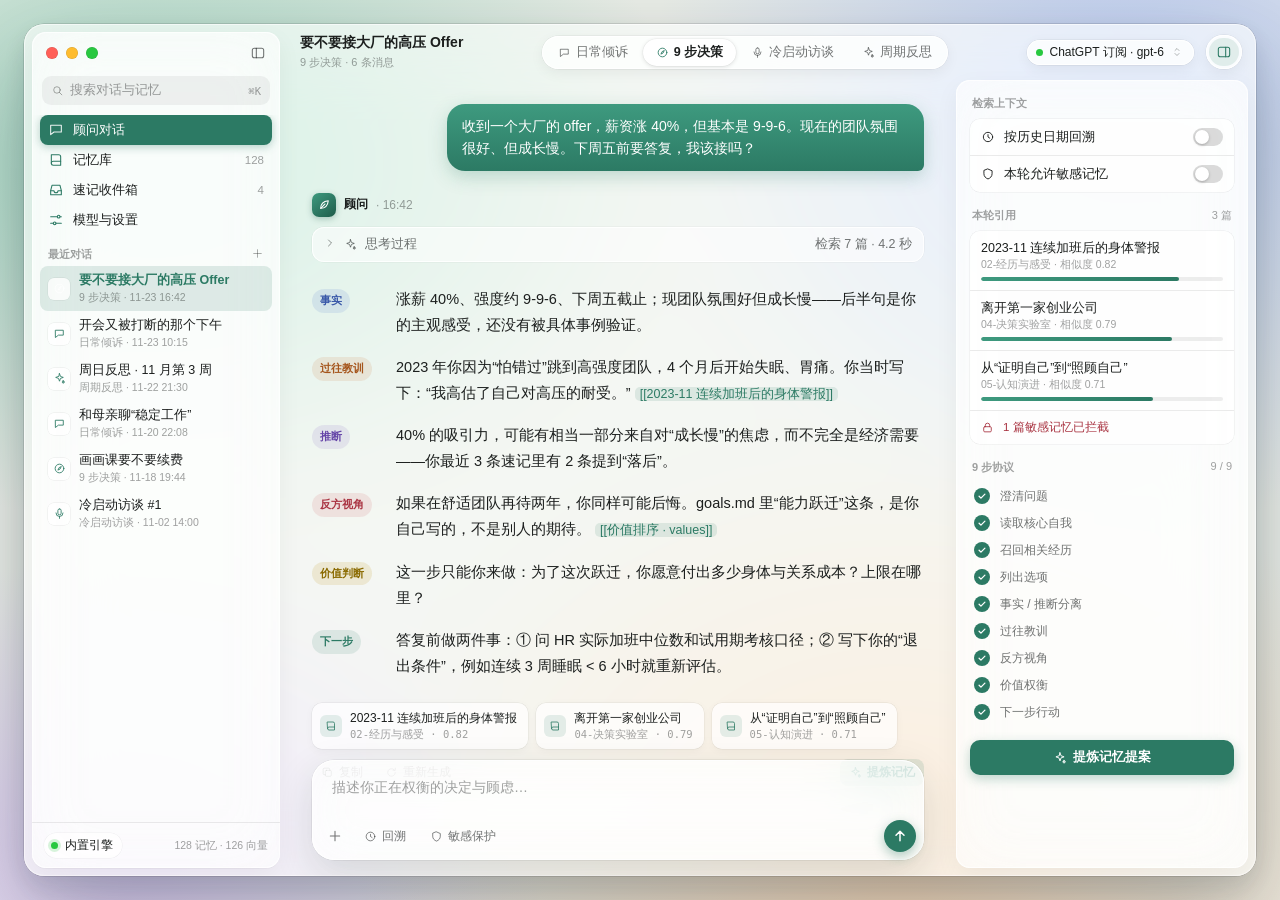
<file: design/mac-redesign/style-b-glass.html>
<!doctype html>
<html lang="zh-CN">
<head>
<meta charset="utf-8" />
<meta name="viewport" content="width=device-width, initial-scale=1" />
<title>风格 B · 玻璃 — 成长决策顾问</title>
<script src="data.js"></script>
<style>
  :root {
    --accent: #2C7A64;
    --accent2: #3E9A7F;
    --accent-soft: rgba(44,122,100,.12);
    --text: #1C1F1E;
    --text2: rgba(28,31,30,.62);
    --text3: rgba(28,31,30,.42);
    --line: rgba(0,0,0,.08);
    --glass: rgba(255,255,255,.58);
    --glass-strong: rgba(255,255,255,.78);
    --glass-edge: rgba(255,255,255,.75);
    --font: -apple-system, "SF Pro Text", "PingFang SC", "Helvetica Neue", sans-serif;
    --mono: "SF Mono", ui-monospace, Menlo, monospace;
  }
  * { box-sizing: border-box; margin: 0; padding: 0; }
  html, body { height: 100%; }
  body {
    font-family: var(--font); color: var(--text); -webkit-font-smoothing: antialiased; overflow: hidden;
    display: grid; place-items: center;
    background:
      radial-gradient(900px 600px at 12% 18%, #9FD3BE 0%, transparent 60%),
      radial-gradient(800px 700px at 88% 12%, #B9C9F0 0%, transparent 60%),
      radial-gradient(900px 700px at 70% 95%, #F3D3B3 0%, transparent 60%),
      radial-gradient(700px 500px at 10% 95%, #D8C6EE 0%, transparent 60%),
      #E9ECE6;
  }
  button { font: inherit; color: inherit; background: none; border: 0; cursor: pointer; }
  input, textarea { font: inherit; color: inherit; }

  .window {
    width: min(1380px, calc(100vw - 48px)); height: min(870px, calc(100vh - 48px));
    border-radius: 20px; overflow: hidden; display: flex; position: relative;
    background: rgba(250,251,250,.70); backdrop-filter: blur(40px) saturate(1.6); -webkit-backdrop-filter: blur(40px) saturate(1.6);
    box-shadow: 0 0 0 .5px rgba(0,0,0,.22), inset 0 0 0 1px rgba(255,255,255,.55), 0 40px 90px rgba(30,50,60,.28), 0 10px 26px rgba(30,50,60,.12);
  }

  /* Floating inset sidebar (Tahoe-style) */
  .side {
    width: 248px; flex: none; margin: 8px 0 8px 8px; border-radius: 14px; display: flex; flex-direction: column;
    background: var(--glass); backdrop-filter: blur(30px); -webkit-backdrop-filter: blur(30px);
    box-shadow: inset 0 0 0 1px var(--glass-edge), 0 1px 0 rgba(0,0,0,.03), 0 8px 24px rgba(0,0,0,.05);
  }
  .lights { height: 42px; display: flex; align-items: center; gap: 8px; padding-left: 14px; }
  .lights i { width: 12px; height: 12px; border-radius: 50%; display: block; box-shadow: inset 0 0 0 .5px rgba(0,0,0,.15); }
  .lights i:nth-child(1){background:#FF5F57}.lights i:nth-child(2){background:#FEBC2E}.lights i:nth-child(3){background:#28C840}
  .lights .gb { margin-left: auto; margin-right: 8px; }
  .gb { width: 28px; height: 28px; border-radius: 99px; display: grid; place-items: center; color: var(--text2); }
  .gb:hover { background: rgba(0,0,0,.06); color: var(--text); }

  .sfield { margin: 2px 10px 10px; display: flex; align-items: center; gap: 6px; padding: 6px 9px; border-radius: 9px; background: rgba(0,0,0,.05); color: var(--text3); font-size: 12.5px; }
  .sfield span { margin-left: auto; font: 10.5px var(--mono); }
  .slist { flex: 1; overflow: auto; padding: 0 8px 10px; }
  .slist h6 { font-size: 11px; font-weight: 600; color: var(--text3); padding: 12px 8px 4px; }
  .row { width: 100%; display: flex; align-items: center; gap: 9px; padding: 6px 8px; border-radius: 8px; font-size: 13px; text-align: left; }
  .row:hover { background: rgba(0,0,0,.05); }
  .row svg { color: var(--accent); flex: none; }
  .row .ct { margin-left: auto; font-size: 11.5px; color: var(--text3); font-variant-numeric: tabular-nums; }
  .row.on { background: var(--accent); color: #fff; box-shadow: 0 2px 8px rgba(44,122,100,.35); }
  .row.on svg, .row.on .ct { color: rgba(255,255,255,.9); }
  .row.sess { padding: 6px 8px; }
  .row.sess .mi { width: 22px; height: 22px; border-radius: 6px; display: grid; place-items: center; background: rgba(255,255,255,.8); box-shadow: 0 0 0 .5px rgba(0,0,0,.08); flex: none; }
  .row.sess .tt { flex: 1; min-width: 0; }
  .row.sess .tt b { display: block; font-weight: 500; font-size: 12.5px; white-space: nowrap; overflow: hidden; text-overflow: ellipsis; }
  .row.sess .tt small { font-size: 10.5px; color: var(--text3); }
  .row.sess.on { background: rgba(44,122,100,.14); color: var(--text); box-shadow: none; }
  .row.sess.on .tt b { color: var(--accent); font-weight: 600; }

  .sfoot { padding: 10px 12px; display: flex; align-items: center; gap: 9px; border-top: 1px solid var(--line); font-size: 11.5px; }
  .status { display: flex; align-items: center; gap: 7px; padding: 5px 9px 5px 7px; border-radius: 99px; background: rgba(255,255,255,.7); box-shadow: 0 0 0 .5px rgba(0,0,0,.06); }
  .status i { width: 7px; height: 7px; border-radius: 50%; background: #28C840; box-shadow: 0 0 0 3px rgba(40,200,64,.18); }
  .sfoot small { color: var(--text3); font-size: 10.5px; margin-left: auto; font-variant-numeric: tabular-nums; }

  /* Main */
  .main { flex: 1; display: flex; flex-direction: column; min-width: 0; }
  .tb { height: 56px; flex: none; display: flex; align-items: center; gap: 12px; padding: 0 14px 0 20px; }
  .ttl b { display: block; font-size: 14px; font-weight: 650; }
  .ttl small { font-size: 11px; color: var(--text3); }
  .sp { flex: 1; }
  .capsule { display: flex; align-items: center; gap: 2px; padding: 3px; border-radius: 99px; background: var(--glass-strong); box-shadow: inset 0 0 0 1px rgba(255,255,255,.9), 0 0 0 .5px rgba(0,0,0,.08), 0 4px 14px rgba(0,0,0,.06); }
  .capsule .gb { width: 30px; height: 28px; }
  .seg button { padding: 5px 13px; border-radius: 99px; font-size: 12.5px; color: var(--text2); display: flex; gap: 5px; align-items: center; }
  .seg button:hover { color: var(--text); }
  .seg button.on { background: #fff; color: var(--text); font-weight: 600; box-shadow: 0 1px 4px rgba(0,0,0,.12), 0 0 0 .5px rgba(0,0,0,.05); }
  .seg button.on svg { color: var(--accent); }
  .model { padding: 4px 11px 4px 9px; font-size: 12px; display: flex; gap: 7px; align-items: center; }
  .model i { width: 7px; height: 7px; border-radius: 50%; background: #28C840; }
  .model svg { color: var(--text3); }
  .gb.on { background: var(--accent-soft); color: var(--accent); }

  .body { flex: 1; display: flex; min-height: 0; }
  .center { flex: 1; display: flex; flex-direction: column; min-width: 0; position: relative; }
  .scroll { flex: 1; overflow: auto; padding: 10px 0 140px; }
  .col { max-width: 760px; margin: 0 auto; padding: 0 32px; }

  .ubub { margin: 14px 0 22px auto; max-width: 78%; width: fit-content; padding: 11px 15px; border-radius: 18px 18px 6px 18px; color: #fff; font-size: 14px; line-height: 1.6;
    background: linear-gradient(180deg, var(--accent2), var(--accent)); box-shadow: 0 6px 18px rgba(44,122,100,.25); }
  .ameta { display: flex; align-items: center; gap: 8px; font-size: 12px; color: var(--text3); margin-bottom: 10px; }
  .av { width: 24px; height: 24px; border-radius: 7px; display: grid; place-items: center; color: #fff; background: linear-gradient(140deg, #3E9A7F, #1F5B4A); box-shadow: 0 2px 6px rgba(31,91,74,.3); }
  .ameta b { color: var(--text); font-weight: 600; }

  .think { border-radius: 12px; background: rgba(255,255,255,.55); box-shadow: inset 0 0 0 1px rgba(255,255,255,.8), 0 0 0 .5px rgba(0,0,0,.06); margin-bottom: 16px; font-size: 12.5px; }
  .think summary { list-style: none; cursor: pointer; padding: 9px 12px; display: flex; align-items: center; gap: 8px; color: var(--text2); }
  .think summary::-webkit-details-marker { display: none; }
  .think summary .sp { flex: 1; }
  .think[open] summary .chev { transform: rotate(90deg); }
  .think ul { list-style: none; padding: 0 14px 12px 34px; color: var(--text2); line-height: 1.7; }
  .think li { position: relative; } .think li::before { content: ""; position: absolute; left: -14px; top: 9px; width: 5px; height: 5px; border-radius: 50%; background: var(--accent2); }

  .ans { font-size: 14.5px; line-height: 1.8; }
  .ans .blk { display: grid; grid-template-columns: 74px 1fr; gap: 10px; padding: 8px 0; }
  .tag { justify-self: start; align-self: start; margin-top: 3px; font-size: 11px; font-weight: 600; padding: 2px 8px; border-radius: 99px; white-space: nowrap; }
  .t-事实 { background: rgba(70,110,200,.12); color: #3958A8; }
  .t-过往教训 { background: rgba(200,110,50,.13); color: #A5551C; }
  .t-推断 { background: rgba(120,90,190,.12); color: #6646A8; }
  .t-反方视角 { background: rgba(200,60,70,.11); color: #A93442; }
  .t-价值判断 { background: rgba(190,150,20,.15); color: #8A6A00; }
  .t-下一步 { background: var(--accent-soft); color: var(--accent); }
  .ans a { color: var(--accent); text-decoration: none; font-weight: 500; background: var(--accent-soft); padding: 0 5px; border-radius: 5px; font-size: 12.5px; margin-left: 4px; white-space: nowrap; }
  .refs { display: flex; gap: 8px; margin: 16px 0 10px; flex-wrap: wrap; }
  .ref { display: flex; align-items: center; gap: 8px; padding: 7px 11px 7px 8px; border-radius: 10px; background: rgba(255,255,255,.7); box-shadow: 0 0 0 .5px rgba(0,0,0,.08), 0 2px 8px rgba(0,0,0,.04); font-size: 12px; }
  .ref .ic { width: 22px; height: 22px; border-radius: 6px; background: var(--accent-soft); color: var(--accent); display: grid; place-items: center; }
  .ref small { color: var(--text3); font: 10.5px var(--mono); }
  .acts { display: flex; gap: 4px; color: var(--text3); margin-top: 4px; }
  .acts button { display: flex; gap: 5px; align-items: center; padding: 5px 9px; border-radius: 8px; font-size: 12px; }
  .acts button:hover { background: rgba(0,0,0,.05); color: var(--text); }
  .acts .pri { margin-left: auto; color: var(--accent); background: var(--accent-soft); font-weight: 600; }

  .composer { position: absolute; left: 0; right: 0; bottom: 16px; padding: 0 32px; }
  .cbox { max-width: 760px; margin: 0 auto; border-radius: 22px; padding: 8px 8px 8px 8px;
    background: rgba(255,255,255,.72); backdrop-filter: blur(24px) saturate(1.8); -webkit-backdrop-filter: blur(24px) saturate(1.8);
    box-shadow: inset 0 0 0 1px rgba(255,255,255,.95), 0 0 0 .5px rgba(0,0,0,.1), 0 14px 40px rgba(20,40,40,.14); }
  .cbox textarea { width: 100%; border: 0; outline: 0; background: none; resize: none; height: 48px; padding: 8px 12px 0; font-size: 14px; line-height: 1.6; }
  .cbox textarea::placeholder { color: var(--text3); }
  .cr { display: flex; align-items: center; gap: 4px; }
  .cr .gb { width: 30px; height: 30px; }
  .ctog { display: flex; align-items: center; gap: 5px; padding: 5px 10px; border-radius: 99px; font-size: 11.5px; color: var(--text2); }
  .ctog:hover { background: rgba(0,0,0,.05); }
  .ctog.on { background: var(--accent-soft); color: var(--accent); font-weight: 600; }
  .sendb { margin-left: auto; width: 32px; height: 32px; border-radius: 50%; background: var(--accent); color: #fff; display: grid; place-items: center; box-shadow: 0 4px 12px rgba(44,122,100,.4); }

  /* Inspector */
  .insp { width: 292px; flex: none; margin: 0 8px 8px 0; border-radius: 14px; overflow: auto; padding: 14px;
    background: var(--glass); backdrop-filter: blur(30px); -webkit-backdrop-filter: blur(30px);
    box-shadow: inset 0 0 0 1px var(--glass-edge), 0 8px 24px rgba(0,0,0,.05); }
  .insp h5 { font-size: 11px; font-weight: 600; color: var(--text3); margin: 16px 2px 8px; display: flex; }
  .insp h5:first-child { margin-top: 2px; }
  .insp h5 span { margin-left: auto; font-weight: 500; }
  .grp { border-radius: 10px; background: rgba(255,255,255,.75); box-shadow: 0 0 0 .5px rgba(0,0,0,.07); }
  .grp > div { display: flex; align-items: center; gap: 9px; padding: 9px 11px; font-size: 12.5px; border-top: 1px solid var(--line); }
  .grp > div:first-child { border-top: 0; }
  .grp .r { margin-left: auto; color: var(--text3); font-size: 12px; display: flex; gap: 6px; align-items: center; }
  .sw { width: 30px; height: 18px; border-radius: 99px; background: rgba(0,0,0,.14); position: relative; flex: none; cursor: pointer; transition: .2s; }
  .sw::after { content: ""; position: absolute; top: 2px; left: 2px; width: 14px; height: 14px; border-radius: 50%; background: #fff; box-shadow: 0 1px 3px rgba(0,0,0,.25); transition: .2s; }
  .sw.on { background: var(--accent); } .sw.on::after { left: 14px; }
  .bar2 { height: 4px; border-radius: 4px; background: rgba(0,0,0,.07); margin-top: 5px; overflow: hidden; }
  .bar2 i { display: block; height: 100%; background: linear-gradient(90deg, var(--accent2), var(--accent)); border-radius: 4px; }
  .grp .refrow { display: block; }
  .refrow b { font-weight: 500; font-size: 12.5px; display: block; }
  .refrow small { font-size: 10.5px; color: var(--text3); }
  .chk { display: grid; grid-template-columns: 18px 1fr; gap: 8px; font-size: 12px; padding: 5px 4px; color: var(--text2); }
  .chk i { width: 16px; height: 16px; border-radius: 50%; display: grid; place-items: center; background: var(--accent); color: #fff; }
  .bigbtn { width: 100%; margin-top: 14px; padding: 9px; border-radius: 10px; background: var(--accent); color: #fff; font-size: 12.5px; font-weight: 600; display: flex; justify-content: center; gap: 6px; align-items: center; box-shadow: 0 4px 12px rgba(44,122,100,.3); }

  /* Empty */
  .hero { text-align: center; padding-top: 70px; }
  .hero .orb { width: 64px; height: 64px; border-radius: 18px; margin: 0 auto 18px; display: grid; place-items: center; color: #fff; background: linear-gradient(140deg, #49A88B, #1F5B4A); box-shadow: 0 12px 30px rgba(31,91,74,.35), inset 0 1px 0 rgba(255,255,255,.4); }
  .hero h2 { font-size: 26px; font-weight: 700; letter-spacing: -.01em; }
  .hero p { color: var(--text2); margin-top: 6px; font-size: 13.5px; }
  .cards { display: grid; grid-template-columns: repeat(3, 1fr); gap: 10px; margin-top: 30px; text-align: left; }
  .card { padding: 14px; border-radius: 14px; background: rgba(255,255,255,.66); box-shadow: inset 0 0 0 1px rgba(255,255,255,.9), 0 0 0 .5px rgba(0,0,0,.06), 0 4px 14px rgba(0,0,0,.04); font-size: 12px; color: var(--text2); line-height: 1.5; }
  .card:hover { background: rgba(255,255,255,.9); }
  .card b { display: block; font-size: 13px; color: var(--text); margin: 8px 0 3px; }
  .card svg { color: var(--accent); }

  /* Memories */
  .mgrid { display: grid; grid-template-columns: repeat(auto-fill, minmax(230px, 1fr)); gap: 12px; padding: 4px 20px 30px; }
  .mc { text-align: left; padding: 14px; border-radius: 14px; background: rgba(255,255,255,.66); box-shadow: inset 0 0 0 1px rgba(255,255,255,.9), 0 0 0 .5px rgba(0,0,0,.06); display: flex; flex-direction: column; gap: 6px; min-height: 150px; }
  .mc:hover { background: rgba(255,255,255,.85); }
  .mc.on { box-shadow: 0 0 0 2px var(--accent), 0 8px 20px rgba(44,122,100,.18); background: #fff; }
  .mc .top { display: flex; align-items: center; gap: 6px; font-size: 10.5px; color: var(--text3); }
  .mc .top .st { margin-left: auto; color: #C48A00; font-weight: 600; font-size: 11px; }
  .mc h4 { font-size: 14px; font-weight: 600; line-height: 1.4; }
  .mc p { font-size: 12px; color: var(--text2); line-height: 1.55; flex: 1; }
  .emo { display: flex; gap: 4px; flex-wrap: wrap; }
  .emo span { font-size: 10.5px; padding: 2px 7px; border-radius: 99px; background: rgba(0,0,0,.05); color: var(--text2); }
  .lockb { font-size: 10px; padding: 1px 6px; border-radius: 99px; background: rgba(200,60,70,.12); color: #A93442; }
  .filters { display: flex; gap: 6px; padding: 2px 20px 12px; flex-wrap: wrap; }
  .filters button { font-size: 12px; padding: 4px 11px; border-radius: 99px; background: rgba(255,255,255,.6); box-shadow: 0 0 0 .5px rgba(0,0,0,.08); color: var(--text2); }
  .filters button.on { background: var(--text); color: #fff; }

  .htl { padding: 30px 30px; overflow-x: auto; }
  .htl .track { position: relative; display: flex; gap: 16px; padding-top: 30px; min-width: max-content; }
  .htl .track::before { content: ""; position: absolute; left: 0; right: 0; top: 10px; height: 2px; background: linear-gradient(90deg, rgba(44,122,100,.2), var(--accent)); border-radius: 2px; }
  .htl .ev { width: 170px; position: relative; padding: 12px; border-radius: 12px; background: rgba(255,255,255,.75); box-shadow: 0 0 0 .5px rgba(0,0,0,.07), 0 4px 12px rgba(0,0,0,.04); }
  .htl .ev::before { content: ""; position: absolute; top: -26px; left: 14px; width: 12px; height: 12px; border-radius: 50%; background: #fff; border: 3px solid var(--accent); }
  .htl .ev.hi::before { background: var(--accent); }
  .htl small { font: 11px var(--mono); color: var(--accent); font-weight: 600; }
  .htl b { display: block; font-size: 13px; margin: 4px 0; }
  .htl span { font-size: 11px; color: var(--text3); }

  .dt h3 { font-size: 17px; font-weight: 700; line-height: 1.35; margin: 6px 2px 4px; }
  .dt .sub { font-size: 11.5px; color: var(--text3); margin: 0 2px 12px; }
  .dt p { font-size: 13px; line-height: 1.75; color: var(--text); padding: 2px 2px; }
  .dt blockquote { margin: 8px 2px; padding: 10px 12px; border-radius: 10px; background: var(--accent-soft); color: var(--accent); font-size: 13.5px; font-weight: 500; }
  .dt .lnk { color: var(--accent); font-size: 12.5px; }

  /* Inbox */
  .capture { max-width: 720px; margin: 30px auto 0; padding: 22px; border-radius: 22px; background: rgba(255,255,255,.7); box-shadow: inset 0 0 0 1px rgba(255,255,255,.95), 0 0 0 .5px rgba(0,0,0,.07), 0 18px 40px rgba(20,40,40,.08); }
  .capture h2 { font-size: 20px; font-weight: 700; }
  .capture > p { font-size: 12.5px; color: var(--text2); margin: 4px 0 16px; }
  .moods { display: flex; gap: 8px; flex-wrap: wrap; }
  .md { display: flex; align-items: center; gap: 7px; padding: 6px 12px 6px 7px; border-radius: 99px; background: rgba(0,0,0,.04); font-size: 12.5px; }
  .md i { width: 16px; height: 16px; border-radius: 50%; }
  .md.on { background: #fff; box-shadow: 0 0 0 2px var(--accent); font-weight: 600; }
  .capture textarea { width: 100%; margin-top: 14px; border: 0; outline: 0; resize: none; height: 96px; padding: 12px 14px; border-radius: 14px; background: rgba(0,0,0,.035); font-size: 14px; line-height: 1.6; }
  .crow2 { display: flex; align-items: center; margin-top: 12px; font-size: 11.5px; color: var(--text3); gap: 8px; }
  .pbtn { margin-left: auto; padding: 8px 16px; border-radius: 99px; background: var(--accent); color: #fff; font-size: 12.5px; font-weight: 600; box-shadow: 0 4px 12px rgba(44,122,100,.35); }
  .notes { max-width: 720px; margin: 22px auto 0; display: grid; grid-template-columns: 1fr 1fr; gap: 10px; }
  .note { padding: 14px; border-radius: 14px; background: rgba(255,255,255,.62); box-shadow: 0 0 0 .5px rgba(0,0,0,.06); }
  .note .h { display: flex; align-items: center; gap: 7px; font-size: 11.5px; color: var(--text3); }
  .note .h i { width: 9px; height: 9px; border-radius: 50%; }
  .note .h b { color: var(--text); font-weight: 600; }
  .note p { font-size: 13.5px; line-height: 1.6; margin-top: 6px; }

  /* Settings */
  .setw { max-width: 640px; margin: 10px auto 40px; }
  .setw h5 { font-size: 12px; font-weight: 600; color: var(--text3); margin: 22px 12px 7px; }
  .setw .grp > div { padding: 11px 14px; font-size: 13px; }
  .setw .grp { border-radius: 12px; }
  .ico { width: 26px; height: 26px; border-radius: 7px; display: grid; place-items: center; color: #fff; flex: none; }
  .setw .desc { font-size: 11.5px; color: var(--text3); display: block; margin-top: 1px; }
  .radio { width: 18px; height: 18px; border-radius: 50%; border: 1.5px solid rgba(0,0,0,.2); }
  .radio.on { border: 5px solid var(--accent); }
  .sbtn { padding: 4px 11px; border-radius: 7px; background: #fff; box-shadow: 0 0 0 .5px rgba(0,0,0,.15), 0 1px 2px rgba(0,0,0,.06); font-size: 12px; color: var(--text); }

  ::-webkit-scrollbar { width: 8px; height: 8px; } ::-webkit-scrollbar-thumb { background: rgba(0,0,0,.15); border-radius: 8px; border: 2px solid transparent; background-clip: padding-box; }

  @media (max-width: 1200px) { .insp { display: none; } .cards { grid-template-columns: 1fr 1fr; } }
</style>
</head>
<body>
<div class="window">
  <aside class="side" id="side"></aside>
  <main class="main" id="main"></main>
</div>
<script>
const D = window.DA, I = window.ICON;
const S = { section: "chat", mode: "decision", session: "s1", mem: "m3", memTab: "列表", cat: "全部", mood: "迷茫", asOf: false, sensitive: false, insp: true };
const moodColor = { 平静: "#8FB8D8", 开心: "#F5C04A", 焦虑: "#E8875A", 疲惫: "#A9A3B8", 委屈: "#C98BB4", 迷茫: "#9C9FE0", 释然: "#6CC4A1" };

function side() {
  return `
  <div class="lights"><i></i><i></i><i></i><button class="gb" title="隐藏侧边栏 ⌘\\">${I("sidebar", 16)}</button></div>
  <div class="sfield">${I("search", 13)} 搜索对话与记忆 <span>⌘K</span></div>
  <div class="slist">
    ${D.sections.map(s => `<button class="row ${S.section === s.id ? "on" : ""}" onclick="go('${s.id}')">${I(s.icon, 16)}${s.name}${s.badge ? `<span class="ct">${s.badge}</span>` : ""}</button>`).join("")}
    <h6 style="display:flex">最近对话<span style="margin-left:auto;cursor:pointer" title="新建对话 ⌘N">${I("plus", 13)}</span></h6>
    ${D.sessions.map(s => {
      const m = D.modes.find(x => x.id === s.mode);
      return `<button class="row sess ${S.section === "chat" && S.session === s.id ? "on" : ""}" onclick="openSess('${s.id}')">
        <span class="mi">${I(m.icon, 13)}</span><span class="tt"><b>${s.title}</b><small>${m.name} · ${s.time}</small></span></button>`;
    }).join("")}
  </div>
  <div class="sfoot"><span class="status"><i></i>内置引擎</span><small>${D.stats.total} 记忆 · ${D.stats.vectors} 向量</small></div>`;
}

const model = () => `<button class="capsule model"><i></i>ChatGPT 订阅 · gpt-6 ${I("updown", 12)}</button>`;
const inspBtn = () => `<div class="capsule"><button class="gb ${S.insp ? "on" : ""}" onclick="S.insp=!S.insp;render()" title="检查器">${I("inspector", 16)}</button></div>`;

function chat() {
  const m = D.modes.find(x => x.id === S.mode), c = D.conversation, sess = D.sessions.find(s => s.id === S.session);
  const live = S.mode === "decision" && S.session === "s1";
  const seg = `<div class="capsule seg">${D.modes.map(x => `<button class="${x.id === S.mode ? "on" : ""}" onclick="S.mode='${x.id}';render()">${I(x.icon, 13)}${x.name}</button>`).join("")}</div>`;
  const tb = `<div class="tb"><div class="ttl"><b>${live ? sess.title : "新对话"}</b><small>${live ? `${m.name} · ${sess.count} 条消息` : m.name}</small></div><span class="sp"></span>${seg}<span class="sp"></span>${model()}${inspBtn()}</div>`;
  let body;
  if (live) {
    body = `
      <div class="ubub">${c.user}</div>
      <div class="ameta"><span class="av">${I("leaf", 13, 2)}</span><b>顾问</b> · 16:42</div>
      <details class="think"><summary><span class="chev">${I("chevron", 12)}</span>${I("sparkle", 13)} 思考过程<span class="sp"></span>检索 7 篇 · 4.2 秒</summary><ul>${c.thinking.map(t => `<li>${t}</li>`).join("")}</ul></details>
      <div class="ans">${c.reply.map(r => `<div class="blk"><span class="tag t-${r.tag}">${r.tag}</span><div>${r.text}${r.ref ? `<a href="#">[[${r.ref}]]</a>` : ""}</div></div>`).join("")}</div>
      <div class="refs">${c.refs.map(r => `<div class="ref"><span class="ic">${I("book", 12)}</span><div>${r.title}<br><small>${r.cat} · ${r.score}</small></div></div>`).join("")}</div>
      <div class="acts"><button>${I("copy", 13)} 复制</button><button>${I("refresh", 13)} 重新生成</button><button class="pri">${I("sparkle", 13)} 提炼记忆</button></div>`;
  } else {
    const st = { chat: ["聊聊今天的经历与感受", "延续「开会被打断」", "梳理“落后感”"], decision: ["开始一次 9 步决策", "复盘「离开创业公司」", "画画课要不要续费"], interview: ["开始冷启动访谈", "补充人生章节", "更新价值排序"], reflect: ["整理收件箱 · 4 条", "回看 11 月情绪", "我和母亲的这一年"] }[S.mode];
    body = `<div class="hero"><div class="orb">${I(m.icon, 30, 1.8)}</div><h2>${m.title}</h2><p>${m.desc} · ${D.stats.total} 篇记忆随时参与思考</p>
      <div class="cards">${st.map((t, i) => `<button class="card">${I(["sparkle", "clock", "compass"][i], 18)}<b>${t}</b>点击即可开始，顾问会先读取核心自我。</button>`).join("")}</div></div>`;
  }
  const insp = S.insp ? `<aside class="insp">
      <h5>检索上下文</h5>
      <div class="grp">
        <div>${I("clock", 14)} 按历史日期回溯<span class="r">${S.asOf ? "2023-03-01" : ""}<span class="sw ${S.asOf ? "on" : ""}" onclick="S.asOf=!S.asOf;render()"></span></span></div>
        <div>${I("shield", 14)} 本轮允许敏感记忆<span class="r"><span class="sw ${S.sensitive ? "on" : ""}" onclick="S.sensitive=!S.sensitive;render()"></span></span></div>
      </div>
      <h5>本轮引用<span>${c.refs.length} 篇</span></h5>
      <div class="grp">${c.refs.map(r => `<div class="refrow"><b>${r.title}</b><small>${r.cat} · 相似度 ${r.score}</small><div class="bar2"><i style="width:${r.score * 100}%"></i></div></div>`).join("")}
        <div style="color:#A93442;font-size:11.5px">${I("lock", 13)} 1 篇敏感记忆已拦截</div></div>
      ${S.mode === "decision" ? `<h5>9 步协议<span>9 / 9</span></h5><div>${D.decisionSteps.map(s => `<div class="chk"><i>${I("check", 10, 3)}</i>${s}</div>`).join("")}</div>` : ""}
      <button class="bigbtn">${I("sparkle", 14)} 提炼记忆提案</button>
    </aside>` : "";
  return tb + `<div class="body"><div class="center"><div class="scroll"><div class="col">${body}</div></div>
    <div class="composer"><div class="cbox"><textarea placeholder="${m.ph}"></textarea>
      <div class="cr"><button class="gb">${I("plus", 16)}</button>
        <button class="ctog ${S.asOf ? "on" : ""}" onclick="S.asOf=!S.asOf;render()">${I("clock", 13)} ${S.asOf ? "回溯 2023-03-01" : "回溯"}</button>
        <button class="ctog ${S.sensitive ? "on" : ""}" onclick="S.sensitive=!S.sensitive;render()">${I("shield", 13)} ${S.sensitive ? "敏感已放行" : "敏感保护"}</button>
        <button class="sendb" title="发送 ⌘↩">${I("arrowUp", 16, 2.2)}</button></div></div></div>
  </div>${insp}</div>`;
}

function memories() {
  const seg = `<div class="capsule seg">${[["列表", "list"], ["语义", "search"], ["时间轴", "timeline"], ["图谱", "graph"]].map(([t, ic]) => `<button class="${S.memTab === t ? "on" : ""}" onclick="S.memTab='${t}';render()">${I(ic, 13)}${t}</button>`).join("")}</div>`;
  const tb = `<div class="tb"><div class="ttl"><b>记忆库</b><small>${D.stats.total} 篇 · ${D.stats.edges} 条关联 · ${D.stats.sensitive} 篇敏感</small></div><span class="sp"></span>${seg}<span class="sp"></span><div class="capsule"><button class="gb" title="新建">${I("plus", 16)}</button></div>${inspBtn()}</div>`;
  const cats = ["全部", "00-核心自我", "01-人生章节", "02-经历与感受", "03-重要关系", "04-决策实验室", "05-认知演进"];
  let content;
  if (S.memTab === "时间轴") {
    content = `<div class="htl"><div class="track">${D.timeline.map(t => `<div class="ev ${t.imp >= 8 ? "hi" : ""}"><small>${t.date}</small><b>${t.title}</b><span>${t.cat} · ★${t.imp}</span></div>`).join("")}</div></div>`;
  } else if (S.memTab === "图谱") {
    content = graph();
  } else {
    const list = D.memories.filter(x => S.cat === "全部" || x.cat === S.cat);
    content = `${S.memTab === "语义" ? `<div style="padding:4px 20px 12px"><div class="sfield" style="margin:0;background:rgba(255,255,255,.7);padding:10px 12px;font-size:13px">${I("sparkle", 14)} 被否定后的焦虑……（中文向量 + 图谱召回）</div></div>` : ""}
      <div class="filters">${cats.map(c => `<button class="${S.cat === c ? "on" : ""}" onclick="S.cat='${c}';render()">${c.replace(/^\d+-/, "")}</button>`).join("")}</div>
      <div class="mgrid">${list.map(x => `<button class="mc ${S.mem === x.id ? "on" : ""}" onclick="S.mem='${x.id}';S.insp=true;render()">
        <div class="top">${x.cat}${x.privacy === "sensitive" ? `<span class="lockb">敏感</span>` : ""}<span class="st">★ ${x.importance}</span></div>
        <h4>${x.title}</h4><p>${x.excerpt}</p>
        <div class="emo">${x.emotions.map(e => `<span style="background:${(moodColor[e] || "#bbb")}33">${e}</span>`).join("")}<span>${x.date.slice(0, 7)}</span></div></button>`).join("")}</div>`;
  }
  const mm = D.memories.find(x => x.id === S.mem);
  const insp = S.insp ? `<aside class="insp dt">
    <h5>${mm.cat}<span>★ ${mm.importance}/10</span></h5>
    <h3>${mm.title}</h3><div class="sub">发生于 ${mm.date} · ${mm.privacy} · ${mm.people.join("、") || "无人物"}</div>
    ${mm.id === "m3" ? D.detail.body.filter(b => b[0] !== "kv").map(([t, v]) => t === "h" ? `<h5>${v}</h5>` : t === "q" ? `<blockquote>“${v}”</blockquote>` : `<p>${v}</p>`).join("") : `<p>${mm.excerpt}</p>`}
    <h5>情绪结构</h5><div class="grp">${D.detail.body.find(b => b[0] === "kv")[1].map(r => `<div>${r[0]}<span class="r">${r[1]}</span></div>`).join("")}</div>
    <h5>双链关联</h5><div class="grp">${D.detail.links.map(l => `<div class="lnk">${I("link", 13)} ${l}</div>`).join("")}</div>
    <button class="bigbtn">${I("edit", 14)} 编辑 Markdown 原文</button>
  </aside>` : "";
  return tb + `<div class="body"><div class="center"><div class="scroll" style="padding-bottom:20px">${content}</div></div>${insp}</div>`;
}

function graph() {
  const n = [[300, 130, "身体警报", 14], [170, 230, "离开创业公司", 12], [440, 230, "values", 16], [300, 330, "照顾自己", 11], [110, 360, "阿哲", 9], [500, 370, "母亲", 9], [250, 440, "北漂第一章", 10]];
  const e = [[0, 1], [0, 2], [0, 3], [1, 4], [1, 6], [3, 2], [5, 2], [4, 6]];
  return `<svg viewBox="0 0 620 500" style="width:100%;height:100%;min-height:440px">
    <defs><radialGradient id="g"><stop offset="0" stop-color="#5DB596"/><stop offset="1" stop-color="#2C7A64"/></radialGradient></defs>
    ${e.map(([a, b]) => `<line x1="${n[a][0]}" y1="${n[a][1]}" x2="${n[b][0]}" y2="${n[b][1]}" stroke="rgba(44,122,100,.35)" stroke-width="1.5"/>`).join("")}
    ${n.map(x => `<circle cx="${x[0]}" cy="${x[1]}" r="${x[3] + 8}" fill="rgba(255,255,255,.7)" stroke="rgba(0,0,0,.06)"/><circle cx="${x[0]}" cy="${x[1]}" r="${x[3]}" fill="url(#g)"/>
      <text x="${x[0]}" y="${x[1] + x[3] + 24}" text-anchor="middle" font-size="12.5" font-family="-apple-system,PingFang SC" fill="#1C1F1E">${x[2]}</text>`).join("")}
  </svg>`;
}

function inbox() {
  const tb = `<div class="tb"><div class="ttl"><b>速记收件箱</b><small>99-收件箱/inbox.md · ${D.inbox.length} 条待整理</small></div><span class="sp"></span><button class="capsule model" style="color:var(--accent);font-weight:600">${I("sparkle", 13)} 让 AI 整理入库</button></div>`;
  return tb + `<div class="scroll" style="padding:0 24px 40px">
    <div class="capture"><h2>10 秒捕捉此刻</h2><p>选一个心情，写一句话。之后在周期反思里一键整理入库。</p>
      <div class="moods">${D.moods.map(m => `<button class="md ${S.mood === m ? "on" : ""}" onclick="S.mood='${m}';render()"><i style="background:${moodColor[m]}"></i>${m}</button>`).join("")}</div>
      <textarea placeholder="记下此刻的感受、发生的小事，或脑海里闪过的一个念头…"></textarea>
      <div class="crow2">${I("cloud", 13)} 追加至本地 inbox.md · 自动同步 iCloud<button class="pbtn">存入收件箱 ⌘↩</button></div></div>
    <div class="notes">${D.inbox.map(e => `<div class="note"><div class="h"><i style="background:${moodColor[e.mood]}"></i><b>${e.mood}</b>${e.time}</div><p>${e.text}</p></div>`).join("")}</div>
  </div>`;
}

function settings() {
  const tb = `<div class="tb"><div class="ttl"><b>模型与设置</b><small>v${D.version}</small></div></div>`;
  return tb + `<div class="scroll" style="padding:0 24px 40px"><div class="setw">
    <h5>后端连接</h5><div class="grp">
      <div><span class="ico" style="background:#2C7A64">${I("desktop", 15)}</span><div>App 内置后端<span class="desc">随开随启，直读本机 iCloud 记忆</span></div><span class="r"><span class="radio on"></span></span></div>
      <div><span class="ico" style="background:#4A7BD0">${I("cloud", 15)}</span><div>远程 VPS<span class="desc">24/7 常驻，与手机端、ChatGPT MCP 共享</span></div><span class="r"><span class="radio"></span></span></div>
    </div>
    <h5>模型</h5><div class="grp">${D.providers.map((p, i) => `<div><span class="ico" style="background:${["#10A37F", "#C96442", "#4D6BFE"][i]}">${I("sparkle", 14)}</span><div>${p.name}<span class="desc">${p.model}</span></div><span class="r">${p.ok ? "已授权" : "未填 Key"}<button class="sbtn">${i === 0 ? "重新授权" : "配置…"}</button></span></div>`).join("")}</div>
    <h5>隐私与写入</h5><div class="grp">
      <div><span class="ico" style="background:#D0453F">${I("shield", 15)}</span>默认拦截 sensitive 记忆<span class="r"><span class="sw on"></span></span></div>
      <div><span class="ico" style="background:#8E8E93">${I("clock", 15)}</span>每次写入自动 Git 快照<span class="r"><span class="sw on"></span></span></div>
      <div><span class="ico" style="background:#E3A21A">${I("edit", 15)}</span>核心自我变更强制显示 Diff<span class="r"><span class="sw on"></span></span></div>
    </div>
    <h5>索引</h5><div class="grp">
      <div>向量模型<span class="r">BAAI/bge-small-zh-v1.5</span></div>
      <div>已嵌入<span class="r">${D.stats.vectors} / ${D.stats.total}<button class="sbtn">重建索引</button></span></div>
    </div></div></div>`;
}

function render() {
  document.getElementById("side").innerHTML = side();
  document.getElementById("main").innerHTML = { chat, memories, inbox, settings }[S.section]();
}
function go(s) { S.section = s; render(); }
function openSess(id) { S.section = "chat"; S.session = id; S.mode = D.sessions.find(s => s.id === id).mode; render(); }
document.addEventListener("keydown", e => { if (e.metaKey && "1234".includes(e.key)) { e.preventDefault(); go(D.sections[+e.key - 1].id); } });
render();
</script>
</body>
</html>
</file>
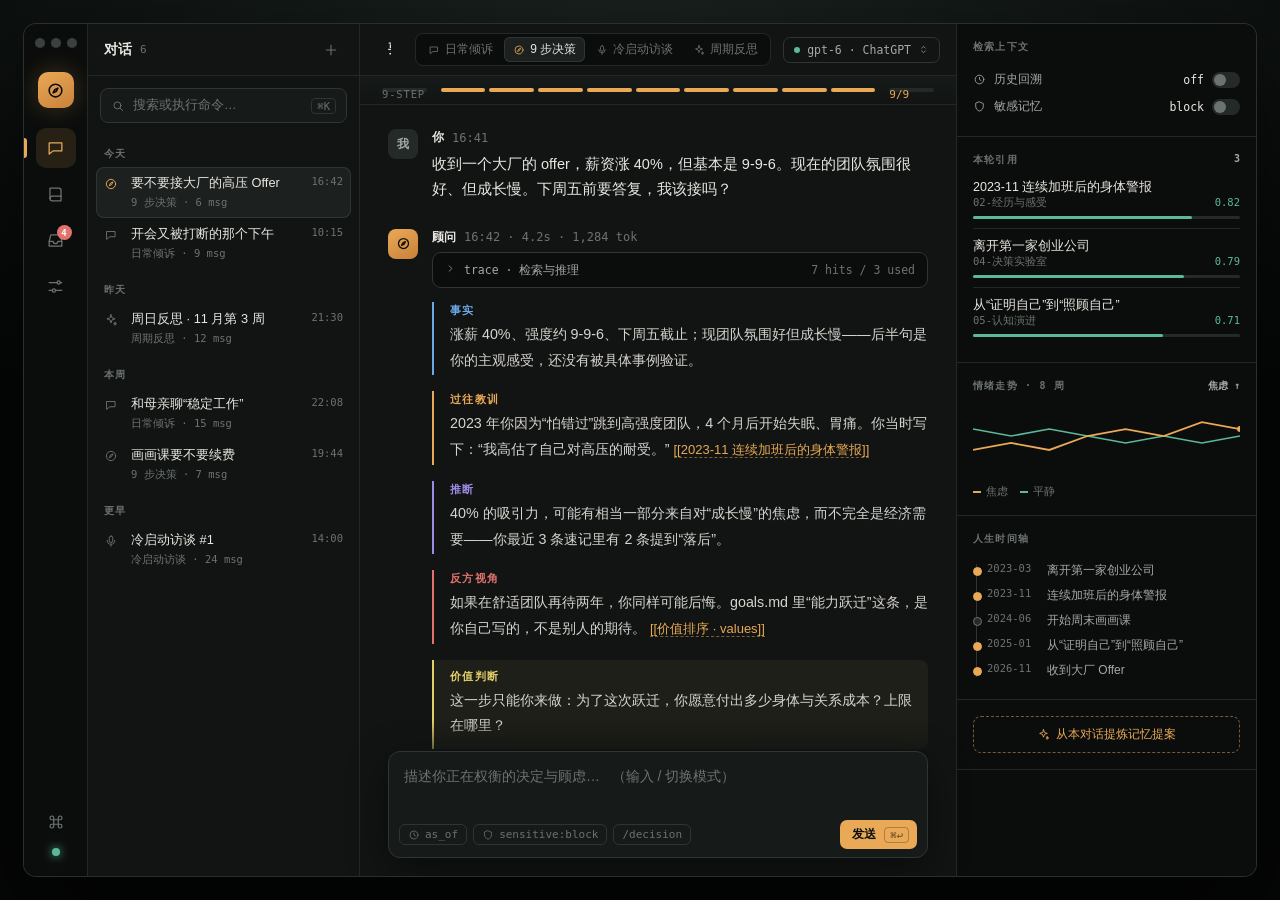
<file: design/mac-redesign/style-c-night.html>
<!doctype html>
<html lang="zh-CN">
<head>
<meta charset="utf-8" />
<meta name="viewport" content="width=device-width, initial-scale=1" />
<title>风格 C · 夜航 — 成长决策顾问</title>
<script src="data.js"></script>
<style>
  :root {
    --bg0: #0B0D0C; --bg1: #111413; --bg2: #161A19; --bg3: #1C2120; --bg4: #242A28;
    --line: #232826; --line2: #2E3532;
    --t1: #E9E7E1; --t2: #A3A9A4; --t3: #6C736E;
    --amber: #E9A956; --amber-soft: rgba(233,169,86,.12);
    --teal: #5BB89A; --teal-soft: rgba(91,184,154,.12);
    --rose: #E2726D; --violet: #9E8BE6; --blue: #6EA6E8;
    --font: "Inter", -apple-system, "SF Pro Text", "PingFang SC", sans-serif;
    --mono: "JetBrains Mono", "SF Mono", ui-monospace, Menlo, monospace;
  }
  * { box-sizing: border-box; margin: 0; padding: 0; }
  html, body { height: 100%; }
  body { font-family: var(--font); color: var(--t1); background: #050606 radial-gradient(1000px 600px at 50% -10%, #1B2421, #050606); display: grid; place-items: center; overflow: hidden; -webkit-font-smoothing: antialiased; }
  button { font: inherit; color: inherit; background: none; border: 0; cursor: pointer; }
  input, textarea { font: inherit; color: inherit; }
  .window { width: min(1400px, calc(100vw - 48px)); height: min(870px, calc(100vh - 48px)); background: var(--bg1); border-radius: 12px; overflow: hidden; display: flex; position: relative;
    box-shadow: 0 0 0 1px #2A302D, 0 0 0 .5px #000, 0 40px 100px rgba(0,0,0,.6); }
  .mono { font-family: var(--mono); }

  /* Rail */
  .rail { width: 64px; flex: none; background: var(--bg0); border-right: 1px solid var(--line); display: flex; flex-direction: column; align-items: center; padding: 12px 0; gap: 6px; }
  .lights { display: flex; gap: 6px; margin-bottom: 18px; margin-top: 2px; }
  .lights i { width: 10px; height: 10px; border-radius: 50%; display: block; background: #3A403D; }
  .window:hover .lights i:nth-child(1){background:#FF5F57}.window:hover .lights i:nth-child(2){background:#FEBC2E}.window:hover .lights i:nth-child(3){background:#28C840}
  .logo { width: 36px; height: 36px; border-radius: 10px; display: grid; place-items: center; color: var(--bg0); background: linear-gradient(150deg, var(--amber), #C9813A); margin-bottom: 14px; box-shadow: 0 0 24px rgba(233,169,86,.25); }
  .rb { width: 40px; height: 40px; border-radius: 10px; display: grid; place-items: center; color: var(--t3); position: relative; }
  .rb:hover { color: var(--t1); background: var(--bg3); }
  .rb.on { color: var(--amber); background: var(--amber-soft); }
  .rb.on::before { content: ""; position: absolute; left: -12px; top: 10px; bottom: 10px; width: 3px; border-radius: 0 3px 3px 0; background: var(--amber); }
  .rb .bd { position: absolute; top: 5px; right: 4px; min-width: 15px; height: 15px; border-radius: 8px; background: var(--rose); color: #fff; font: 600 9px var(--mono); display: grid; place-items: center; padding: 0 3px; }
  .rail .sp { flex: 1; }
  .rail .st { width: 8px; height: 8px; border-radius: 50%; background: var(--teal); box-shadow: 0 0 10px var(--teal); margin-bottom: 8px; }

  /* List panel */
  .lp { width: 272px; flex: none; background: var(--bg1); border-right: 1px solid var(--line); display: flex; flex-direction: column; }
  .lph { height: 52px; display: flex; align-items: center; gap: 8px; padding: 0 14px 0 16px; border-bottom: 1px solid var(--line); }
  .lph b { font-size: 13.5px; font-weight: 600; }
  .lph .k { margin-left: auto; }
  .ib { width: 28px; height: 28px; border-radius: 7px; display: grid; place-items: center; color: var(--t3); }
  .ib:hover { background: var(--bg3); color: var(--t1); }
  .cmdk { margin: 12px 12px 6px; display: flex; align-items: center; gap: 8px; padding: 8px 10px; border-radius: 8px; background: var(--bg2); border: 1px solid var(--line2); color: var(--t3); font-size: 12.5px; cursor: pointer; }
  .cmdk:hover { border-color: #3B433F; color: var(--t2); }
  .kb { margin-left: auto; font: 10.5px var(--mono); padding: 1px 5px; border-radius: 4px; border: 1px solid var(--line2); color: var(--t3); }
  .lst { flex: 1; overflow: auto; padding: 4px 8px 12px; }
  .lst h6 { font: 600 10px var(--mono); color: var(--t3); letter-spacing: .12em; text-transform: uppercase; padding: 14px 8px 6px; }
  .it { width: 100%; text-align: left; display: grid; grid-template-columns: 18px 1fr auto; gap: 9px; align-items: start; padding: 8px 8px; border-radius: 8px; }
  .it:hover { background: var(--bg2); }
  .it.on { background: var(--bg3); box-shadow: inset 0 0 0 1px var(--line2); }
  .it svg { margin-top: 2px; color: var(--t3); }
  .it.on svg { color: var(--amber); }
  .it b { font-size: 12.8px; font-weight: 500; display: block; white-space: nowrap; overflow: hidden; text-overflow: ellipsis; }
  .it small { font: 10.5px var(--mono); color: var(--t3); }
  .it .r { font: 10.5px var(--mono); color: var(--t3); }
  .imp { color: var(--amber) !important; }

  /* Center */
  .center { flex: 1; min-width: 0; display: flex; flex-direction: column; background: var(--bg1); position: relative; }
  .hd { height: 52px; flex: none; display: flex; align-items: center; gap: 12px; padding: 0 16px 0 22px; border-bottom: 1px solid var(--line); }
  .crumb { font-size: 12.5px; color: var(--t3); display: flex; align-items: center; gap: 6px; min-width: 0; flex: 1 1 auto; white-space: nowrap; }
  .crumb b { color: var(--t1); font-weight: 600; white-space: nowrap; overflow: hidden; text-overflow: ellipsis; }
  .hd .sp { flex: 0; }
  .modes, .mdl { flex: none; white-space: nowrap; }
  .modes { display: flex; gap: 2px; padding: 3px; border-radius: 8px; background: var(--bg0); border: 1px solid var(--line); }
  .modes button { white-space: nowrap; font-size: 12px; padding: 4px 9px; border-radius: 6px; color: var(--t3); display: flex; gap: 5px; align-items: center; }
  .modes button:hover { color: var(--t1); }
  .modes button.on { background: var(--bg3); color: var(--t1); box-shadow: inset 0 0 0 1px var(--line2); }
  .modes button.on svg { color: var(--amber); }
  .mdl { display: flex; align-items: center; gap: 7px; font: 11.5px var(--mono); color: var(--t2); padding: 5px 10px; border-radius: 7px; border: 1px solid var(--line2); }
  .mdl i { width: 6px; height: 6px; border-radius: 50%; background: var(--teal); }

  .prog { display: flex; align-items: center; gap: 4px; padding: 12px 22px; border-bottom: 1px solid var(--line); background: linear-gradient(180deg, var(--bg2), var(--bg1)); }
  .prog .lbl { font: 10.5px var(--mono); color: var(--t3); margin-right: 10px; letter-spacing: .08em; }
  .prog span { flex: 1; height: 4px; border-radius: 4px; background: var(--bg4); position: relative; }
  .prog span.d { background: var(--amber); }
  .prog span:hover::after { content: attr(data-t); position: absolute; top: 10px; left: 50%; transform: translateX(-50%); font-size: 11px; white-space: nowrap; background: var(--bg4); padding: 3px 7px; border-radius: 5px; color: var(--t1); z-index: 5; }
  .prog .n { font: 11px var(--mono); color: var(--amber); margin-left: 10px; }

  .scroll { flex: 1; overflow: auto; padding: 24px 0 150px; }
  .col { max-width: 740px; margin: 0 auto; padding: 0 28px; }
  .msg { display: grid; grid-template-columns: 30px 1fr; gap: 14px; margin-bottom: 26px; }
  .avt { width: 30px; height: 30px; border-radius: 8px; display: grid; place-items: center; font: 600 12px var(--font); }
  .avt.u { background: var(--bg4); color: var(--t2); }
  .avt.a { background: linear-gradient(150deg, var(--amber), #C9813A); color: var(--bg0); }
  .who { font-size: 12px; color: var(--t3); margin-bottom: 6px; display: flex; gap: 8px; align-items: center; }
  .who b { color: var(--t1); font-weight: 600; }
  .utext { font-size: 14.5px; line-height: 1.75; color: var(--t1); }
  .trace { border: 1px solid var(--line2); border-radius: 9px; background: var(--bg0); font: 11.5px/1.75 var(--mono); color: var(--t3); margin-bottom: 14px; overflow: hidden; }
  .trace summary { list-style: none; cursor: pointer; padding: 7px 12px; display: flex; gap: 8px; align-items: center; color: var(--t2); }
  .trace summary::-webkit-details-marker { display: none; }
  .trace summary .r { margin-left: auto; color: var(--t3); }
  .trace[open] summary { border-bottom: 1px solid var(--line); }
  .trace[open] .chev { transform: rotate(90deg); }
  .trace div { padding: 8px 12px; }
  .trace .ok { color: var(--teal); } .trace .warn { color: var(--rose); }
  .blk { border-left: 2px solid var(--line2); padding: 2px 0 2px 16px; margin-bottom: 16px; }
  .blk h5 { font: 600 10.5px var(--mono); letter-spacing: .12em; margin-bottom: 4px; }
  .blk p { font-size: 14.3px; line-height: 1.8; color: #D6D4CE; }
  .blk a { color: var(--amber); text-decoration: none; border-bottom: 1px dashed rgba(233,169,86,.5); font-size: 13px; }
  .c-事实 { border-color: var(--blue); } .c-事实 h5 { color: var(--blue); }
  .c-过往教训 { border-color: var(--amber); } .c-过往教训 h5 { color: var(--amber); }
  .c-推断 { border-color: var(--violet); } .c-推断 h5 { color: var(--violet); }
  .c-反方视角 { border-color: var(--rose); } .c-反方视角 h5 { color: var(--rose); }
  .c-价值判断 { border-color: #E3CF6A; background: rgba(227,207,106,.06); padding: 10px 14px 10px 16px; border-radius: 0 8px 8px 0; } .c-价值判断 h5 { color: #E3CF6A; }
  .c-下一步 { border-color: var(--teal); } .c-下一步 h5 { color: var(--teal); }
  .acts { display: flex; gap: 6px; margin-top: 6px; }
  .acts button { font-size: 11.5px; color: var(--t3); padding: 5px 9px; border-radius: 6px; display: flex; gap: 5px; align-items: center; border: 1px solid transparent; }
  .acts button:hover { color: var(--t1); border-color: var(--line2); }
  .acts .pri { margin-left: auto; color: var(--amber); border-color: rgba(233,169,86,.35); background: var(--amber-soft); }

  .composer { position: absolute; left: 0; right: 0; bottom: 0; padding: 30px 28px 18px; background: linear-gradient(180deg, transparent, var(--bg1) 34%); }
  .cbox { max-width: 740px; margin: 0 auto; border: 1px solid var(--line2); border-radius: 12px; background: var(--bg2); box-shadow: 0 12px 40px rgba(0,0,0,.4); }
  .cbox:focus-within { border-color: rgba(233,169,86,.5); box-shadow: 0 0 0 3px rgba(233,169,86,.1), 0 12px 40px rgba(0,0,0,.4); }
  .cbox textarea { width: 100%; height: 56px; border: 0; outline: 0; resize: none; background: none; padding: 13px 15px 0; font-size: 14px; line-height: 1.6; }
  .cbox textarea::placeholder { color: var(--t3); }
  .cr { display: flex; align-items: center; gap: 6px; padding: 8px 10px; }
  .tk { font: 11px var(--mono); color: var(--t3); padding: 3px 8px; border-radius: 6px; border: 1px solid var(--line2); display: flex; gap: 5px; align-items: center; }
  .tk:hover { color: var(--t1); }
  .tk.on { color: var(--amber); border-color: rgba(233,169,86,.45); background: var(--amber-soft); }
  .send { margin-left: auto; display: flex; align-items: center; gap: 8px; background: var(--amber); color: var(--bg0); font-size: 12px; font-weight: 600; padding: 6px 8px 6px 12px; border-radius: 7px; }
  .send .kb { border-color: rgba(0,0,0,.25); color: rgba(0,0,0,.6); margin: 0; }

  /* Context panel */
  .ctx { width: 300px; flex: none; background: var(--bg0); border-left: 1px solid var(--line); overflow: auto; }
  .ctx section { padding: 16px; border-bottom: 1px solid var(--line); }
  .ctx h6 { font: 600 10px var(--mono); letter-spacing: .12em; color: var(--t3); text-transform: uppercase; margin-bottom: 12px; display: flex; }
  .ctx h6 span { margin-left: auto; color: var(--t2); letter-spacing: 0; }
  .kv { display: flex; align-items: center; font-size: 12px; padding: 5px 0; color: var(--t2); gap: 8px; }
  .kv .v { margin-left: auto; font: 11.5px var(--mono); color: var(--t1); }
  .sw { width: 28px; height: 16px; border-radius: 99px; background: var(--bg4); position: relative; cursor: pointer; }
  .sw::after { content: ""; position: absolute; top: 2px; left: 2px; width: 12px; height: 12px; border-radius: 50%; background: var(--t3); transition: .2s; }
  .sw.on { background: var(--amber-soft); box-shadow: inset 0 0 0 1px var(--amber); } .sw.on::after { left: 14px; background: var(--amber); }
  .rf { padding: 9px 0; border-top: 1px solid var(--line); }
  .rf:first-of-type { border-top: 0; padding-top: 0; }
  .rf b { font-size: 12.5px; font-weight: 500; display: block; }
  .rf small { font: 10.5px var(--mono); color: var(--t3); display: flex; }
  .rf small em { margin-left: auto; font-style: normal; color: var(--teal); }
  .rf .bar { height: 3px; background: var(--bg4); border-radius: 3px; margin-top: 6px; }
  .rf .bar i { display: block; height: 100%; background: var(--teal); border-radius: 3px; }
  .spark { width: 100%; height: 70px; }
  .legend { display: flex; gap: 12px; font: 10.5px var(--mono); color: var(--t3); margin-top: 6px; }
  .legend i { display: inline-block; width: 8px; height: 2px; vertical-align: middle; margin-right: 5px; }
  .mini-tl { position: relative; padding-left: 14px; }
  .mini-tl::before { content: ""; position: absolute; left: 3px; top: 6px; bottom: 6px; width: 1px; background: var(--line2); }
  .mini-tl div { position: relative; font-size: 12px; padding: 4px 0; color: var(--t2); display: flex; gap: 8px; }
  .mini-tl div::before { content: ""; position: absolute; left: -14px; top: 9px; width: 7px; height: 7px; border-radius: 50%; background: var(--bg4); border: 1px solid var(--t3); }
  .mini-tl div.hi::before { background: var(--amber); border-color: var(--amber); }
  .mini-tl span { font: 10.5px var(--mono); color: var(--t3); width: 52px; flex: none; }
  .pbtn { width: 100%; padding: 9px; border-radius: 8px; border: 1px dashed rgba(233,169,86,.5); color: var(--amber); font-size: 12px; display: flex; justify-content: center; gap: 6px; align-items: center; }
  .pbtn:hover { background: var(--amber-soft); }

  /* Hero */
  .hero { padding-top: 60px; }
  .hero .k { font: 11px var(--mono); color: var(--amber); letter-spacing: .14em; }
  .hero h2 { font-size: 30px; font-weight: 650; letter-spacing: -.02em; margin: 10px 0 6px; }
  .hero p { color: var(--t2); font-size: 13.5px; }
  .qs { margin-top: 28px; border: 1px solid var(--line2); border-radius: 10px; overflow: hidden; }
  .qs button { width: 100%; display: flex; align-items: center; gap: 12px; padding: 13px 14px; text-align: left; font-size: 13.5px; border-top: 1px solid var(--line); }
  .qs button:first-child { border-top: 0; }
  .qs button:hover { background: var(--bg2); }
  .qs button svg { color: var(--amber); }
  .qs button .kb { margin-left: auto; }

  /* Memory reader */
  .reader h1 { font-size: 26px; font-weight: 650; letter-spacing: -.01em; line-height: 1.35; margin: 8px 0 14px; }
  .fm { font: 11.5px/1.9 var(--mono); color: var(--t3); background: var(--bg0); border: 1px solid var(--line); border-radius: 8px; padding: 10px 14px; margin-bottom: 24px; }
  .fm b { color: var(--teal); font-weight: 400; } .fm em { font-style: normal; color: var(--t1); }
  .reader h3 { font-size: 13px; font-weight: 600; color: var(--amber); margin: 22px 0 8px; font-family: var(--mono); }
  .reader h3::before { content: "## "; color: var(--t3); }
  .reader p { font-size: 14.5px; line-height: 1.85; color: #D6D4CE; }
  .reader blockquote { border-left: 2px solid var(--amber); padding: 4px 0 4px 14px; font-size: 16px; color: var(--t1); }
  .reader table { width: 100%; border-collapse: collapse; font-size: 13px; }
  .reader td { padding: 7px 0; border-bottom: 1px solid var(--line); } .reader td:first-child { color: var(--t3); width: 100px; font-family: var(--mono); font-size: 11.5px; }

  /* Inbox */
  .cap { border: 1px solid var(--line2); border-radius: 12px; background: var(--bg2); padding: 16px; }
  .moods { display: flex; gap: 6px; flex-wrap: wrap; }
  .moods button { font-size: 12px; padding: 4px 10px; border-radius: 6px; border: 1px solid var(--line2); color: var(--t2); display: flex; gap: 6px; align-items: center; }
  .moods button i { width: 7px; height: 7px; border-radius: 50%; }
  .moods button.on { border-color: var(--amber); color: var(--amber); background: var(--amber-soft); }
  .cap textarea { width: 100%; height: 90px; margin-top: 12px; background: var(--bg0); border: 1px solid var(--line); border-radius: 8px; outline: 0; resize: none; padding: 10px 12px; font-size: 14px; line-height: 1.6; }
  .ent { display: grid; grid-template-columns: 90px 64px 1fr; gap: 12px; padding: 13px 4px; border-bottom: 1px solid var(--line); font-size: 14px; align-items: baseline; }
  .ent time { font: 11px var(--mono); color: var(--t3); }
  .ent span { font-size: 12px; display: flex; gap: 6px; align-items: center; }
  .ent span i { width: 7px; height: 7px; border-radius: 50%; }

  /* Settings */
  .sg { border: 1px solid var(--line2); border-radius: 10px; overflow: hidden; margin-bottom: 22px; }
  .sg > div { display: flex; align-items: center; gap: 10px; padding: 12px 14px; border-top: 1px solid var(--line); font-size: 13px; }
  .sg > div:first-child { border-top: 0; }
  .sg .r { margin-left: auto; display: flex; gap: 8px; align-items: center; font: 11.5px var(--mono); color: var(--t3); }
  .sg small { display: block; font-size: 11.5px; color: var(--t3); margin-top: 2px; }
  .sgt { font: 600 10.5px var(--mono); letter-spacing: .12em; color: var(--t3); margin: 0 2px 8px; }
  .sbtn { font: 11.5px var(--font); padding: 4px 10px; border-radius: 6px; border: 1px solid var(--line2); color: var(--t1); }
  .rad { width: 16px; height: 16px; border-radius: 50%; border: 1.5px solid var(--t3); } .rad.on { border: 5px solid var(--amber); }

  /* Command palette */
  .pal-bg { position: absolute; inset: 0; background: rgba(0,0,0,.5); backdrop-filter: blur(3px); display: none; z-index: 50; }
  .pal-bg.open { display: block; }
  .pal { position: absolute; left: 50%; top: 110px; transform: translateX(-50%); width: 600px; border-radius: 14px; background: #171B1A; border: 1px solid #333B37; box-shadow: 0 30px 80px rgba(0,0,0,.6); overflow: hidden; }
  .pal input { width: 100%; background: none; border: 0; outline: 0; padding: 16px 18px; font-size: 15px; border-bottom: 1px solid var(--line); }
  .pal h6 { font: 600 10px var(--mono); letter-spacing: .12em; color: var(--t3); padding: 10px 18px 4px; }
  .pal .o { display: flex; align-items: center; gap: 12px; padding: 9px 18px; font-size: 13px; color: var(--t2); cursor: pointer; }
  .pal .o.sel, .pal .o:hover { background: var(--bg3); color: var(--t1); }
  .pal .o svg { color: var(--t3); } .pal .o.sel svg { color: var(--amber); }
  .pal .o .kb { margin-left: auto; }
  .pal .ft { display: flex; gap: 14px; padding: 9px 18px; border-top: 1px solid var(--line); font: 10.5px var(--mono); color: var(--t3); }

  ::-webkit-scrollbar { width: 8px; } ::-webkit-scrollbar-thumb { background: #2A302D; border-radius: 8px; border: 2px solid transparent; background-clip: padding-box; }
  @media (max-width: 1240px) { .ctx { display: none; } }
  @media (max-width: 1000px) { .lp { display: none; } }
</style>
</head>
<body>
<div class="window" id="win">
  <nav class="rail" id="rail"></nav>
  <aside class="lp" id="lp"></aside>
  <main class="center" id="center"></main>
  <aside class="ctx" id="ctx"></aside>
  <div class="pal-bg" id="pal" onclick="if(event.target===this)togglePal(false)"></div>
</div>
<script>
const D = window.DA, I = window.ICON;
const S = { section: "chat", mode: "decision", session: "s1", mem: "m3", cat: "全部", mood: "迷茫", asOf: false, sensitive: false };
const moodColor = { 平静: "#6EA6E8", 开心: "#E3CF6A", 焦虑: "#E9A956", 疲惫: "#8C8A99", 委屈: "#C98BB4", 迷茫: "#9E8BE6", 释然: "#5BB89A" };

function rail() {
  return `<div class="lights"><i></i><i></i><i></i></div>
    <div class="logo">${I("compass", 19, 2)}</div>
    ${D.sections.map(s => `<button class="rb ${S.section === s.id ? "on" : ""}" title="${s.name} ⌘${s.key}" onclick="go('${s.id}')">${I(s.icon, 19)}${s.id === "inbox" ? `<span class="bd">${s.badge}</span>` : ""}</button>`).join("")}
    <span class="sp"></span>
    <button class="rb" title="命令面板 ⌘K" onclick="togglePal(true)">${I("command", 18)}</button>
    <span class="st" title="内置引擎在线"></span>`;
}

function lp() {
  if (S.section === "chat") {
    const groups = {}; D.sessions.forEach(s => (groups[s.group] ||= []).push(s));
    return `<div class="lph"><b>对话</b><span class="mono" style="font-size:11px;color:var(--t3)">${D.sessions.length}</span><button class="ib k" title="新建 ⌘N">${I("plus", 16)}</button></div>
      <div class="cmdk" onclick="togglePal(true)">${I("search", 14)} 搜索或执行命令…<span class="kb">⌘K</span></div>
      <div class="lst">${Object.entries(groups).map(([g, l]) => `<h6>${g}</h6>${l.map(s => {
        const m = D.modes.find(x => x.id === s.mode);
        return `<button class="it ${S.session === s.id ? "on" : ""}" onclick="openSess('${s.id}')">${I(m.icon, 14)}<span><b>${s.title}</b><small>${m.name} · ${s.count} msg</small></span><span class="r">${s.time.slice(6)}</span></button>`;
      }).join("")}`).join("")}</div>`;
  }
  if (S.section === "memories") {
    const cats = ["全部", "00-核心自我", "01-人生章节", "02-经历与感受", "03-重要关系", "04-决策实验室", "05-认知演进"];
    const list = D.memories.filter(x => S.cat === "全部" || x.cat === S.cat);
    return `<div class="lph"><b>记忆库</b><span class="mono" style="font-size:11px;color:var(--t3)">${D.stats.total}</span><button class="ib k">${I("plus", 16)}</button></div>
      <div class="cmdk">${I("sparkle", 14)} 语义检索：被否定后的焦虑…<span class="kb">/</span></div>
      <div class="lst"><h6>分类</h6>${cats.map(c => `<button class="it ${S.cat === c ? "on" : ""}" style="padding:5px 8px" onclick="S.cat='${c}';render()">${I(c === "全部" ? "list" : "folder", 13)}<span><b style="font-size:12.5px">${c}</b></span><span class="r">${c === "全部" ? D.stats.total : D.memories.filter(m => m.cat === c).length}</span></button>`).join("")}
      <h6>文档 · ${list.length}</h6>${list.map(m => `<button class="it ${S.mem === m.id ? "on" : ""}" onclick="S.mem='${m.id}';render()">${I(m.privacy === "sensitive" ? "lock" : "book", 14)}<span><b>${m.title}</b><small>${m.date} ${m.emotions.length ? "· " + m.emotions.join("/") : ""}</small></span><span class="r imp">★${m.importance}</span></button>`).join("")}</div>`;
  }
  if (S.section === "inbox") {
    return `<div class="lph"><b>收件箱</b><span class="mono" style="font-size:11px;color:var(--t3)">${D.inbox.length}</span></div>
      <div class="lst"><h6>心情分布 · 本周</h6>${D.moods.map(m => { const n = D.inbox.filter(e => e.mood === m).length; return `<div class="it" style="cursor:default"><i style="width:8px;height:8px;border-radius:50%;background:${moodColor[m]};margin:5px 0 0 4px"></i><span><b>${m}</b></span><span class="r">${"▮".repeat(n) || "·"}</span></div>`; }).join("")}</div>`;
  }
  return `<div class="lph"><b>设置</b></div><div class="lst">${["连接与模型", "记忆与索引", "隐私", "版本快照", "快捷键"].map((t, i) => `<button class="it ${i === 0 ? "on" : ""}">${I(["cloud", "book", "shield", "clock", "command"][i], 14)}<span><b>${t}</b></span><span></span></button>`).join("")}</div>`;
}

function header(left, right = "") { return `<div class="hd">${left}<span class="sp"></span>${right}</div>`; }
const mdl = `<button class="mdl"><i></i>gpt-6 · ChatGPT ${I("updown", 11)}</button>`;

function center() {
  if (S.section === "chat") {
    const m = D.modes.find(x => x.id === S.mode), c = D.conversation, sess = D.sessions.find(s => s.id === S.session);
    const live = S.mode === "decision" && S.session === "s1";
    const modes = `<div class="modes">${D.modes.map(x => `<button class="${x.id === S.mode ? "on" : ""}" onclick="S.mode='${x.id}';render()">${I(x.icon, 12)}${x.name}</button>`).join("")}</div>`;
    let body;
    if (live) {
      body = `
      <div class="msg"><div class="avt u">我</div><div><div class="who"><b>你</b><span class="mono">16:41</span></div><div class="utext">${c.user}</div></div></div>
      <div class="msg"><div class="avt a">${I("compass", 15, 2)}</div><div>
        <div class="who"><b>顾问</b><span class="mono">16:42 · 4.2s · 1,284 tok</span></div>
        <details class="trace"><summary><span class="chev">${I("chevron", 11)}</span>trace · 检索与推理<span class="r">7 hits / 3 used</span></summary>
          <div>${c.thinking.map((t, i) => `<span class="${i === 2 ? "warn" : "ok"}">${i === 2 ? "⊘" : "✓"}</span> ${t}`).join("<br>")}</div></details>
        ${c.reply.map(r => `<div class="blk c-${r.tag}"><h5>${r.tag}</h5><p>${r.text} ${r.ref ? `<a href="#">[[${r.ref}]]</a>` : ""}</p></div>`).join("")}
        <div class="acts"><button>${I("copy", 12)} 复制</button><button>${I("refresh", 12)} 重答</button><button>${I("clock", 12)} 回溯视角</button><button class="pri">${I("sparkle", 12)} 提炼记忆 <span class="kb" style="margin-left:4px">⌘⇧S</span></button></div>
      </div></div>`;
    } else {
      const st = { chat: ["聊聊今天的经历与感受", "延续「开会被打断」", "梳理最近的“落后感”"], decision: ["开始一次 9 步决策", "复盘「离开第一家创业公司」", "画画课要不要续费"], interview: ["开始冷启动访谈", "补充人生章节 2019–2022", "更新价值排序"], reflect: ["整理收件箱（4 条）", "回看 11 月情绪模式", "我和母亲的这一年"] }[S.mode];
      body = `<div class="hero"><div class="k">${m.name.toUpperCase()} · NEW SESSION</div><h2>${m.title}</h2><p>${m.desc}</p>
        <div class="qs">${st.map((t, i) => `<button>${I(["sparkle", "clock", "compass"][i], 15)}${t}<span class="kb">⌘${i + 1}</span></button>`).join("")}</div></div>`;
    }
    return header(`<div class="crumb">${I(m.icon, 14)}<b>${live ? sess.title : "新对话"}</b></div>`, modes + mdl) +
      (live ? `<div class="prog"><span class="lbl">9-STEP</span>${D.decisionSteps.map(s => `<span class="d" data-t="${s}"></span>`).join("")}<span class="n">9/9</span></div>` : "") +
      `<div class="scroll"><div class="col">${body}</div></div>
      <div class="composer"><div class="cbox"><textarea placeholder="${m.ph}   （输入 / 切换模式）"></textarea>
        <div class="cr"><button class="tk ${S.asOf ? "on" : ""}" onclick="S.asOf=!S.asOf;render()">${I("clock", 12)} as_of${S.asOf ? "=2023-03-01" : ""}</button>
        <button class="tk ${S.sensitive ? "on" : ""}" onclick="S.sensitive=!S.sensitive;render()">${I("shield", 12)} sensitive:${S.sensitive ? "allow" : "block"}</button>
        <button class="tk">/decision</button>
        <button class="send">发送 <span class="kb">⌘↩</span></button></div></div></div>`;
  }
  if (S.section === "memories") {
    const mm = D.memories.find(x => x.id === S.mem);
    const full = mm.id === "m3";
    return header(`<div class="crumb">${I("folder", 14)} ${mm.cat} / <b>${mm.title}</b></div>`, `<button class="ib" title="编辑">${I("edit", 15)}</button><button class="ib" title="Git 历史">${I("clock", 15)}</button><button class="ib" title="删除">${I("trash", 15)}</button>`) +
      `<div class="scroll" style="padding-bottom:40px"><div class="col reader">
        <h1>${mm.title}</h1>
        <div class="fm">---<br><b>category</b>: <em>${mm.cat}</em><br><b>event_time</b>: <em>${mm.date}</em><br><b>importance</b>: <em>${mm.importance}</em><br><b>emotions</b>: <em>[${mm.emotions.join(", ")}]</em><br><b>people</b>: <em>[${mm.people.join(", ")}]</em><br><b>privacy</b>: <em>${mm.privacy}</em><br>---</div>
        ${full ? D.detail.body.map(([t, v]) => t === "h" ? `<h3>${v}</h3>` : t === "p" ? `<p>${v}</p>` : t === "q" ? `<blockquote>${v}</blockquote>` : `<table>${v.map(r => `<tr><td>${r[0]}</td><td>${r[1]}</td></tr>`).join("")}</table>`).join("") : `<p>${mm.excerpt}</p>`}
      </div></div>`;
  }
  if (S.section === "inbox") {
    return header(`<div class="crumb">${I("tray", 14)} <b>99-收件箱/inbox.md</b></div>`, `<button class="mdl" style="color:var(--amber);border-color:rgba(233,169,86,.4)">${I("sparkle", 12)} 整理入库</button>`) +
      `<div class="scroll" style="padding-bottom:40px"><div class="col">
        <div class="hero" style="padding-top:10px;margin-bottom:20px"><div class="k">QUICK CAPTURE · 10s</div><h2 style="font-size:24px">此刻在想什么？</h2></div>
        <div class="cap"><div class="moods">${D.moods.map(m => `<button class="${S.mood === m ? "on" : ""}" onclick="S.mood='${m}';render()"><i style="background:${moodColor[m]}"></i>${m}</button>`).join("")}</div>
          <textarea placeholder="记下此刻的感受、发生的小事，或脑海里闪过的一个念头…"></textarea>
          <div class="cr" style="padding:10px 0 0"><span class="mono" style="font-size:11px;color:var(--t3)">→ 本地 inbox.md · iCloud 同步</span><button class="send">存入 <span class="kb">⌘↩</span></button></div></div>
        <div style="margin-top:26px">${D.inbox.map(e => `<div class="ent"><time>${e.time}</time><span><i style="background:${moodColor[e.mood]}"></i>${e.mood}</span><p>${e.text}</p></div>`).join("")}</div>
      </div></div>`;
  }
  return header(`<div class="crumb">${I("sliders", 14)} 设置 / <b>连接与模型</b></div>`) + `<div class="scroll" style="padding-bottom:40px"><div class="col">
    <div class="sgt">BACKEND</div><div class="sg">
      <div><span class="rad on"></span><div>App 内置后端<small>127.0.0.1:18789 · 随开随启</small></div><span class="r">在线 · 12ms</span></div>
      <div><span class="rad"></span><div>远程 VPS<small>与手机端 / ChatGPT MCP 共享记忆库</small></div><span class="r">未配置</span></div></div>
    <div class="sgt">PROVIDERS</div><div class="sg">${D.providers.map((p, i) => `<div><span style="width:8px;height:8px;border-radius:50%;background:${p.ok ? "var(--teal)" : "var(--amber)"}"></span><div>${p.name}<small class="mono">${p.model}</small></div><span class="r">${i === 0 ? "active" : p.ok ? "ready" : "no key"}<button class="sbtn">${i === 0 ? "重新授权" : "配置"}</button></span></div>`).join("")}</div>
    <div class="sgt">PRIVACY</div><div class="sg">
      <div>默认拦截 sensitive 记忆<span class="r"><span class="sw on"></span></span></div>
      <div>每次写入自动 Git 快照<span class="r"><span class="sw on"></span></span></div>
      <div>核心自我变更强制 Diff<span class="r"><span class="sw on"></span></span></div></div>
  </div></div>`;
}

function ctx() {
  const c = D.conversation;
  // 近 8 周情绪强度（示意）
  const anx = [3, 4, 3, 5, 6, 5, 7, 6], calm = [6, 5, 6, 5, 4, 5, 4, 5];
  const path = arr => arr.map((v, i) => `${i ? "L" : "M"}${i * (268 / 7)},${66 - v * 7}`).join(" ");
  const emo = `<section><h6>情绪走势 · 8 周<span>焦虑 ↑</span></h6>
    <svg class="spark" viewBox="0 0 268 70"><path d="${path(calm)}" fill="none" stroke="#5BB89A" stroke-width="1.6"/><path d="${path(anx)}" fill="none" stroke="#E9A956" stroke-width="1.8"/>
    <circle cx="268" cy="${66 - 6 * 7}" r="3" fill="#E9A956"/></svg>
    <div class="legend"><span><i style="background:#E9A956"></i>焦虑</span><span><i style="background:#5BB89A"></i>平静</span></div></section>`;
  if (S.section === "chat") return `
    <section><h6>检索上下文</h6>
      <div class="kv">${I("clock", 13)} 历史回溯<span class="v">${S.asOf ? "2023-03-01" : "off"}</span><span class="sw ${S.asOf ? "on" : ""}" onclick="S.asOf=!S.asOf;render()"></span></div>
      <div class="kv">${I("shield", 13)} 敏感记忆<span class="v">${S.sensitive ? "allow" : "block"}</span><span class="sw ${S.sensitive ? "on" : ""}" onclick="S.sensitive=!S.sensitive;render()"></span></div></section>
    <section><h6>本轮引用<span>${c.refs.length}</span></h6>${c.refs.map(r => `<div class="rf"><b>${r.title}</b><small>${r.cat}<em>${r.score}</em></small><div class="bar"><i style="width:${r.score * 100}%"></i></div></div>`).join("")}</section>
    ${emo}
    <section><h6>人生时间轴</h6><div class="mini-tl">${D.timeline.slice(-5).map(t => `<div class="${t.imp >= 8 ? "hi" : ""}"><span>${t.date}</span>${t.title}</div>`).join("")}</div></section>
    <section><button class="pbtn">${I("sparkle", 13)} 从本对话提炼记忆提案</button></section>`;
  if (S.section === "memories") return `
    <section><h6>双链关联<span>${D.detail.links.length}</span></h6>${D.detail.links.map(l => `<div class="rf"><b style="color:var(--amber)">[[${l}]]</b></div>`).join("")}</section>
    <section><h6>关系图谱</h6>${miniGraph()}</section>
    <section><h6>Git 版本<span>3</span></h6><div class="mini-tl"><div class="hi"><span>11-20</span>补充“现在回看”</div><div><span>11-02</span>冷启动访谈导入</div><div><span>11-02</span>创建</div></div></section>`;
  if (S.section === "inbox") return emo + `<section><h6>建议整理</h6><div class="rf"><b>“落后感”出现 2 次</b><small>可并入 05-认知演进</small></div><div class="rf"><b>画画课 vs 新工作</b><small>关联决策：要不要接大厂 Offer</small></div></section>`;
  return `<section><h6>索引状态</h6><div class="kv">向量模型<span class="v">bge-small-zh</span></div><div class="kv">已嵌入<span class="v">${D.stats.vectors}/${D.stats.total}</span></div><div class="kv">图谱边<span class="v">${D.stats.edges}</span></div><div class="kv">最近同步<span class="v">16:40</span></div></section>`;
}

function miniGraph() {
  const n = [[134, 60, 1], [60, 110, 0], [210, 110, 0], [134, 160, 0], [40, 180, 2], [230, 180, 2]];
  const e = [[0, 1], [0, 2], [0, 3], [1, 4], [3, 2], [5, 2], [1, 3]];
  return `<svg viewBox="0 0 268 210" style="width:100%">${e.map(([a, b]) => `<line x1="${n[a][0]}" y1="${n[a][1]}" x2="${n[b][0]}" y2="${n[b][1]}" stroke="#2E3532"/>`).join("")}
    ${n.map(x => `<circle cx="${x[0]}" cy="${x[1]}" r="${x[2] === 1 ? 8 : 5}" fill="${x[2] === 1 ? "#E9A956" : x[2] === 2 ? "#9E8BE6" : "#5BB89A"}"/>`).join("")}</svg>`;
}

function palette() {
  const opts = [["新建对话", "plus", "⌘N"], ["开始 9 步决策", "compass", "/decision"], ["速记一条想法", "tray", "⌘⇧I"], ["语义检索记忆…", "search", "/"], ["按历史日期回溯…", "clock", "as_of"], ["提炼当前对话为记忆提案", "sparkle", "⌘⇧S"]];
  return `<div class="pal"><input placeholder="输入命令、对话或记忆…" autofocus>
    <h6>命令</h6>${opts.map((o, i) => `<div class="o ${i === 1 ? "sel" : ""}">${I(o[1], 15)}${o[0]}<span class="kb">${o[2]}</span></div>`).join("")}
    <h6>最近记忆</h6>${D.memories.slice(2, 5).map(m => `<div class="o">${I("book", 15)}${m.title}<span class="kb">★${m.importance}</span></div>`).join("")}
    <div class="ft"><span>↑↓ 选择</span><span>↩ 执行</span><span>esc 关闭</span></div></div>`;
}
function togglePal(open) { const p = document.getElementById("pal"); p.innerHTML = open ? palette() : ""; p.classList.toggle("open", open); if (open) p.querySelector("input").focus(); }

function render() {
  rail_el.innerHTML = rail(); lp_el.innerHTML = lp(); center_el.innerHTML = center(); ctx_el.innerHTML = ctx();
}
const rail_el = document.getElementById("rail"), lp_el = document.getElementById("lp"), center_el = document.getElementById("center"), ctx_el = document.getElementById("ctx");
function go(s) { S.section = s; render(); }
function openSess(id) { S.section = "chat"; S.session = id; S.mode = D.sessions.find(s => s.id === id).mode; render(); }
document.addEventListener("keydown", e => {
  if (e.metaKey && e.key === "k") { e.preventDefault(); togglePal(!document.getElementById("pal").classList.contains("open")); }
  else if (e.key === "Escape") togglePal(false);
  else if (e.metaKey && "1234".includes(e.key)) { e.preventDefault(); go(D.sections[+e.key - 1].id); }
});
render();
</script>
</body>
</html>
</file>
<file: demo-mvp/styles.css>
:root {
  --bg: #f6f4ef;
  --surface: #ffffff;
  --surface-soft: #f0ede6;
  --border: #e3ded3;
  --text: #1f2421;
  --muted: #6c6a64;
  --accent: #2c5e4f;
  --accent-hover: #214a3e;
  --accent-soft: #e6f0ec;
  --warn: #b45309;
  --warn-soft: #fef3c7;
  --danger: #b91c1c;
  --danger-soft: #fee2e2;
  --user-bubble: #2c5e4f;
  --user-text: #ffffff;
  --radius: 14px;
  --shadow: 0 2px 12px rgba(24, 24, 20, 0.06);
  --font: -apple-system, BlinkMacSystemFont, "PingFang SC", "Hiragino Sans GB", "Noto Sans SC", "Segoe UI", sans-serif;
}

[data-theme="dark"] {
  --bg: #141716;
  --surface: #1d211f;
  --surface-soft: #252b28;
  --border: #313835;
  --text: #ecebe6;
  --muted: #9da39e;
  --accent: #4ea38a;
  --accent-hover: #62b89f;
  --accent-soft: #1f342d;
  --warn: #f59e0b;
  --warn-soft: #332712;
  --danger: #f87171;
  --danger-soft: #381c1c;
  --user-bubble: #2e6656;
  --user-text: #f5f9f7;
  --shadow: 0 4px 18px rgba(0, 0, 0, 0.35);
}

* { box-sizing: border-box; }
html, body {
  margin: 0;
  padding: 0;
  height: 100%;
  background: var(--bg);
  color: var(--text);
  font-family: var(--font);
  -webkit-font-smoothing: antialiased;
}

.hidden { display: none !important; }
.muted { color: var(--muted); }
.small-text { font-size: 12.5px; }
.error-text { color: var(--danger); font-size: 13px; margin: 6px 0; }
.full-width { width: 100%; }

/* Shell */
.app-shell {
  display: flex;
  height: 100dvh;
  overflow: hidden;
}

.sidebar {
  width: 228px;
  background: var(--surface);
  border-right: 1px solid var(--border);
  display: flex;
  flex-direction: column;
  padding: 18px 12px;
  flex-shrink: 0;
}

.brand {
  display: flex;
  align-items: center;
  gap: 10px;
  padding: 6px 6px 16px;
  border-bottom: 1px solid var(--border);
  margin-bottom: 12px;
}

.brand-mark {
  width: 36px;
  height: 36px;
  border-radius: 10px;
  background: #fbf9f4;
  border: 1px solid var(--border);
  box-shadow: 0 2px 6px rgba(20, 40, 32, 0.08);
  overflow: hidden;
  display: grid;
  place-items: center;
  flex-shrink: 0;
}
.brand-mark-img {
  width: 100%;
  height: 100%;
  object-fit: cover;
  display: block;
}
.mobile-brand-img {
  width: 24px;
  height: 24px;
  border-radius: 6px;
  border: 1px solid var(--border);
  object-fit: cover;
  display: block;
}

.brand-title { font-weight: 700; font-size: 15px; display: flex; align-items: center; gap: 5px; }
.ver-tag { font-size: 10.5px; padding: 1px 6px; border-radius: 999px; background: var(--accent-soft); color: var(--accent); font-weight: 600; }
.brand-sub { font-size: 11.5px; color: var(--muted); margin-top: 2px; }

.nav-list { display: flex; flex-direction: column; gap: 6px; flex: 1; }
.nav-item {
  display: flex;
  align-items: center;
  gap: 10px;
  padding: 11px 12px;
  border: none;
  background: transparent;
  color: var(--text);
  border-radius: 10px;
  cursor: pointer;
  font-size: 14.5px;
  text-align: left;
  transition: background 0.15s;
}
.nav-item:hover { background: var(--surface-soft); }
.nav-item.active {
  background: var(--accent-soft);
  color: var(--accent);
  font-weight: 600;
}
.sidebar-footer { padding-top: 12px; border-top: 1px solid var(--border); }

.main-area {
  flex: 1;
  display: flex;
  flex-direction: column;
  min-width: 0;
  height: 100%;
  overflow: hidden;
}

.mobile-header, .mobile-nav, .mobile-only { display: none; }

.tab-panel {
  display: none;
  flex: 1;
  min-height: 0;
  overflow: hidden;
}
.tab-panel.active {
  display: flex;
  flex-direction: column;
}

/* Buttons & Inputs */
.btn {
  border: none;
  border-radius: 10px;
  padding: 9px 15px;
  font-size: 14px;
  font-weight: 500;
  cursor: pointer;
  transition: opacity 0.15s, background 0.15s;
  font-family: inherit;
}
.btn:disabled { opacity: 0.45; cursor: not-allowed; }
.btn-primary { background: var(--accent); color: #fff; }
.btn-primary:hover:not(:disabled) { background: var(--accent-hover); }
.btn-accent { background: var(--accent-soft); color: var(--accent); border: 1px solid var(--border); }
.btn-ghost { background: transparent; color: var(--text); border: 1px solid var(--border); }
.btn-ghost:hover:not(:disabled) { background: var(--surface-soft); }
.btn-danger { background: var(--danger-soft); color: var(--danger); }
.btn-sm { padding: 6px 11px; font-size: 12.5px; border-radius: 8px; }
.icon-btn {
  background: transparent;
  border: 1px solid var(--border);
  color: var(--text);
  border-radius: 8px;
  width: 34px;
  height: 34px;
  cursor: pointer;
  font-size: 15px;
}

input[type="text"], input[type="password"], input[type="search"], input[type="url"], input[type="date"], textarea, select {
  width: 100%;
  padding: 9px 12px;
  border-radius: 10px;
  border: 1px solid var(--border);
  background: var(--surface);
  color: var(--text);
  font-family: inherit;
  font-size: 14px;
  outline: none;
}
input:focus, textarea:focus, select:focus { border-color: var(--accent); }
.select-compact { width: auto; padding: 6px 9px; font-size: 12.5px; border-radius: 8px; }

/* Chat Split with SQLite Session Sidebar */
.chat-split {
  display: flex;
  flex: 1;
  min-height: 0;
  overflow: hidden;
  position: relative;
}
.sessions-pane {
  width: 256px;
  border-right: 1px solid var(--border);
  background: var(--bg);
  display: flex;
  flex-direction: column;
  flex-shrink: 0;
}
.sessions-header {
  padding: 12px;
  border-bottom: 1px solid var(--border);
  display: flex;
  align-items: center;
  justify-content: space-between;
  gap: 8px;
  background: var(--surface);
}
.session-list {
  flex: 1;
  overflow-y: auto;
  padding: 8px;
  display: flex;
  flex-direction: column;
  gap: 6px;
}
.session-item {
  padding: 10px 11px;
  border-radius: 10px;
  border: 1px solid transparent;
  background: var(--surface);
  cursor: pointer;
  display: flex;
  justify-content: space-between;
  align-items: flex-start;
  gap: 6px;
}
.session-item:hover { border-color: var(--border); }
.session-item.active {
  border-color: var(--accent);
  background: var(--accent-soft);
}
.session-title {
  font-size: 13.5px;
  font-weight: 500;
  line-height: 1.35;
  overflow: hidden;
  text-overflow: ellipsis;
  white-space: nowrap;
}
.session-meta { font-size: 11px; color: var(--muted); margin-top: 3px; }
.session-del-btn {
  border: none;
  background: transparent;
  color: var(--muted);
  cursor: pointer;
  font-size: 13px;
  padding: 2px 5px;
  border-radius: 6px;
}
.session-del-btn:hover { background: var(--danger-soft); color: var(--danger); }

.chat-main-pane {
  flex: 1;
  min-width: 0;
  display: flex;
  flex-direction: column;
  overflow: hidden;
}

.chat-toolbar {
  padding: 10px 16px;
  background: var(--surface);
  border-bottom: 1px solid var(--border);
  display: flex;
  flex-wrap: wrap;
  gap: 8px;
  align-items: center;
  justify-content: space-between;
}
.mode-pills, .category-pills, .view-mode-pills {
  display: flex;
  gap: 6px;
  flex-wrap: wrap;
  align-items: center;
}
.pill {
  padding: 5px 11px;
  border-radius: 999px;
  border: 1px solid var(--border);
  background: var(--surface-soft);
  color: var(--text);
  font-size: 12.5px;
  cursor: pointer;
  white-space: nowrap;
}
.pill.active {
  background: var(--accent);
  color: #fff;
  border-color: var(--accent);
}
.chat-controls {
  display: flex;
  align-items: center;
  gap: 8px;
  flex-wrap: wrap;
}
.sensitive-toggle {
  display: inline-flex;
  align-items: center;
  gap: 4px;
  font-size: 12px;
  color: var(--muted);
  cursor: pointer;
  user-select: none;
}
.sensitive-toggle input { width: auto; }

.chat-messages {
  flex: 1;
  overflow-y: auto;
  padding: 18px;
  display: flex;
  flex-direction: column;
  gap: 15px;
}

.welcome-card {
  max-width: 720px;
  margin: 14px auto;
  background: var(--surface);
  border: 1px solid var(--border);
  border-radius: var(--radius);
  padding: 22px;
  box-shadow: var(--shadow);
}
.welcome-card h3 { margin: 0 0 8px; }
.welcome-card p { margin: 0 0 14px; color: var(--muted); line-height: 1.6; }
.quick-starters {
  display: grid;
  grid-template-columns: repeat(auto-fit, minmax(220px, 1fr));
  gap: 10px;
}
.starter-btn {
  text-align: left;
  padding: 12px 14px;
  border-radius: 11px;
  border: 1px solid var(--border);
  background: var(--surface-soft);
  color: var(--text);
  cursor: pointer;
  font-size: 13.5px;
  line-height: 1.45;
}
.starter-btn:hover { border-color: var(--accent); background: var(--accent-soft); }

.msg-row { display: flex; flex-direction: column; max-width: 820px; width: 100%; margin: 0 auto; }
.msg-row.user { align-items: flex-end; }
.msg-row.assistant { align-items: flex-start; }

.msg-bubble {
  padding: 13px 16px;
  border-radius: 15px;
  line-height: 1.68;
  font-size: 14.5px;
  max-width: 92%;
  word-break: break-word;
}
.msg-row.user .msg-bubble {
  background: var(--user-bubble);
  color: var(--user-text);
  border-bottom-right-radius: 4px;
  white-space: pre-wrap;
}
.msg-row.assistant .msg-bubble {
  background: var(--surface);
  border: 1px solid var(--border);
  border-bottom-left-radius: 4px;
  box-shadow: var(--shadow);
  width: 100%;
}

.msg-meta {
  font-size: 11.5px;
  color: var(--muted);
  margin-top: 5px;
  display: flex;
  gap: 10px;
  flex-wrap: wrap;
}
.ref-details {
  margin-top: 10px;
  padding-top: 8px;
  border-top: 1px dashed var(--border);
  font-size: 12.5px;
}
.ref-details summary { cursor: pointer; color: var(--muted); }
.ref-chip-list { display: flex; flex-wrap: wrap; gap: 6px; margin-top: 8px; }
.ref-chip {
  padding: 4px 9px;
  border-radius: 999px;
  background: var(--surface-soft);
  border: 1px solid var(--border);
  color: var(--accent);
  font-size: 12px;
  cursor: pointer;
}
.reasoning-box {
  margin-bottom: 10px;
  padding: 8px 12px;
  background: var(--surface-soft);
  border-radius: 9px;
  font-size: 12.5px;
  color: var(--muted);
}

.chat-composer-wrap {
  background: var(--surface);
  border-top: 1px solid var(--border);
  padding: 10px 16px 14px;
}
.composer-actions-bar {
  max-width: 820px;
  margin: 0 auto 8px;
  display: flex;
  align-items: center;
  justify-content: space-between;
  gap: 8px;
  flex-wrap: wrap;
}
.chat-composer {
  max-width: 820px;
  margin: 0 auto;
  display: flex;
  gap: 10px;
  align-items: flex-end;
}
.chat-composer textarea {
  flex: 1;
  resize: none;
  max-height: 150px;
  line-height: 1.5;
}

/* Memories Layout */
.memories-layout {
  display: flex;
  flex: 1;
  min-height: 0;
  overflow: hidden;
}
.memories-list-pane {
  width: 396px;
  border-right: 1px solid var(--border);
  display: flex;
  flex-direction: column;
  background: var(--surface);
  flex-shrink: 0;
}
.filter-bar {
  padding: 12px;
  border-bottom: 1px solid var(--border);
  display: flex;
  flex-direction: column;
  gap: 8px;
}
.search-row { display: flex; gap: 6px; }
.filter-row { display: flex; gap: 8px; align-items: center; flex-wrap: wrap; }
.category-pills { overflow-x: auto; flex-wrap: nowrap; padding-bottom: 2px; }

.memory-cards {
  flex: 1;
  overflow-y: auto;
  padding: 10px;
  display: flex;
  flex-direction: column;
  gap: 8px;
}
.mem-card {
  padding: 12px;
  border-radius: 12px;
  border: 1px solid var(--border);
  background: var(--bg);
  cursor: pointer;
  transition: border-color 0.15s;
}
.mem-card:hover, .mem-card.active {
  border-color: var(--accent);
  background: var(--accent-soft);
}
.mem-card-top {
  display: flex;
  justify-content: space-between;
  align-items: flex-start;
  gap: 8px;
}
.mem-card-title { font-weight: 600; font-size: 14px; line-height: 1.4; }
.mem-card-snippet {
  font-size: 12.5px;
  color: var(--muted);
  margin: 6px 0;
  line-height: 1.45;
  display: -webkit-box;
  -webkit-line-clamp: 2;
  -webkit-box-orient: vertical;
  overflow: hidden;
}
.timeline-item {
  border-left: 3px solid var(--accent);
  padding: 8px 12px;
  margin-left: 6px;
  background: var(--bg);
  border-radius: 0 11px 11px 0;
  cursor: pointer;
}
.timeline-item:hover { background: var(--accent-soft); }
.timeline-date { font-size: 12px; font-weight: 600; color: var(--accent); margin-bottom: 3px; }
.graph-edge-card {
  padding: 10px 12px;
  border-radius: 10px;
  background: var(--bg);
  border: 1px solid var(--border);
  font-size: 13px;
  display: flex;
  flex-direction: column;
  gap: 6px;
}

.badge-row { display: flex; flex-wrap: wrap; gap: 5px; margin-top: 5px; }
.badge {
  font-size: 11.5px;
  padding: 2px 8px;
  border-radius: 999px;
  background: var(--surface-soft);
  color: var(--muted);
  border: 1px solid var(--border);
}
.badge-accent { background: var(--accent-soft); color: var(--accent); border-color: transparent; }
.badge-warn { background: var(--warn-soft); color: var(--warn); border-color: transparent; }
.badge-danger { background: var(--danger-soft); color: var(--danger); border-color: transparent; }

.memory-reader-pane {
  flex: 1;
  overflow-y: auto;
  padding: 20px 26px;
  min-width: 0;
}
.empty-reader {
  height: 100%;
  display: flex;
  flex-direction: column;
  align-items: center;
  justify-content: center;
  color: var(--muted);
  text-align: center;
}
.empty-icon { font-size: 40px; margin-bottom: 10px; }
.reader-wrap { max-width: 820px; margin: 0 auto; }
.reader-header {
  display: flex;
  align-items: flex-start;
  justify-content: space-between;
  gap: 12px;
  padding-bottom: 14px;
  border-bottom: 1px solid var(--border);
  margin-bottom: 16px;
  flex-wrap: wrap;
}
.reader-meta-title h2 { margin: 0 0 6px; font-size: 20px; }
.reader-actions { display: flex; gap: 6px; }
.emotion-detail-grid {
  display: grid;
  grid-template-columns: repeat(auto-fit, minmax(220px, 1fr));
  gap: 10px;
  margin-bottom: 16px;
}
.emotion-card {
  background: var(--surface);
  border: 1px solid var(--border);
  border-radius: 12px;
  padding: 11px 13px;
  font-size: 13px;
  line-height: 1.55;
}
.markdown-editor {
  min-height: 55vh;
  font-family: ui-monospace, SFMono-Regular, Menlo, monospace;
  font-size: 13.5px;
  line-height: 1.6;
}

/* Markdown Body */
.markdown-body { line-height: 1.75; font-size: 14.5px; }
.markdown-body h1, .markdown-body h2, .markdown-body h3 { margin: 16px 0 8px; line-height: 1.35; }
.markdown-body h1 { font-size: 1.35em; }
.markdown-body h2 { font-size: 1.16em; border-bottom: 1px solid var(--border); padding-bottom: 4px; }
.markdown-body h3 { font-size: 1.04em; }
.markdown-body p { margin: 8px 0; }
.markdown-body ul, .markdown-body ol { padding-left: 20px; margin: 8px 0; }
.markdown-body blockquote {
  margin: 10px 0;
  padding: 8px 14px;
  border-left: 3px solid var(--accent);
  background: var(--surface-soft);
  border-radius: 0 8px 8px 0;
}
.markdown-body code {
  background: var(--surface-soft);
  padding: 2px 5px;
  border-radius: 5px;
  font-size: 0.9em;
  font-family: ui-monospace, SFMono-Regular, Menlo, monospace;
}
.markdown-body pre {
  background: var(--surface-soft);
  padding: 12px;
  border-radius: 10px;
  overflow-x: auto;
}
.markdown-body pre code { background: none; padding: 0; }
.wikilink-btn {
  display: inline;
  padding: 1px 6px;
  border-radius: 6px;
  background: var(--accent-soft);
  color: var(--accent);
  border: none;
  cursor: pointer;
  font-size: 0.92em;
  font-family: inherit;
}

/* Inbox & Settings */
.narrow-container {
  max-width: 840px;
  width: 100%;
  margin: 0 auto;
  padding: 20px;
  overflow-y: auto;
  display: flex;
  flex-direction: column;
  gap: 16px;
}
.card {
  background: var(--surface);
  border: 1px solid var(--border);
  border-radius: var(--radius);
  padding: 18px 20px;
  box-shadow: var(--shadow);
  display: flex;
  flex-direction: column;
  gap: 12px;
}
.card h2, .card h3 { margin: 0; }
.card-header-row { display: flex; align-items: center; justify-content: space-between; gap: 10px; flex-wrap: wrap; }
.mood-chips { display: flex; flex-wrap: wrap; gap: 7px; }
.chip {
  padding: 6px 12px;
  border-radius: 999px;
  border: 1px solid var(--border);
  background: var(--surface-soft);
  color: var(--text);
  font-size: 13px;
  cursor: pointer;
}
.chip.active { background: var(--accent); color: #fff; border-color: var(--accent); }
.row-actions { display: flex; gap: 8px; flex-wrap: wrap; align-items: center; }
.inline-input { display: flex; gap: 8px; }
.form-row { display: flex; flex-direction: column; gap: 6px; }
.form-row label { font-size: 13px; font-weight: 500; }

.providers-list { display: flex; flex-direction: column; gap: 12px; }
.provider-card {
  border: 1px solid var(--border);
  border-radius: 12px;
  padding: 14px;
  background: var(--bg);
  display: flex;
  flex-direction: column;
  gap: 10px;
}
.provider-grid {
  display: grid;
  grid-template-columns: repeat(auto-fit, minmax(200px, 1fr));
  gap: 10px;
}
.network-box {
  background: var(--surface-soft);
  border-radius: 10px;
  padding: 12px;
  font-size: 13.5px;
  line-height: 1.75;
  word-break: break-all;
}
.git-list { display: flex; flex-direction: column; gap: 8px; }
.git-item {
  display: flex;
  justify-content: space-between;
  gap: 10px;
  padding: 8px 10px;
  border-radius: 8px;
  background: var(--surface-soft);
  font-size: 13px;
}
.git-hash { font-family: ui-monospace, monospace; color: var(--accent); }

/* Modals & Overlay */
.overlay {
  position: fixed;
  inset: 0;
  background: rgba(15, 20, 18, 0.56);
  display: flex;
  align-items: center;
  justify-content: center;
  z-index: 1000;
  padding: 16px;
}
.auth-card {
  background: var(--surface);
  border: 1px solid var(--border);
  border-radius: 16px;
  padding: 28px 24px;
  width: 100%;
  max-width: 360px;
  text-align: center;
  display: flex;
  flex-direction: column;
  gap: 12px;
}
.auth-icon { font-size: 36px; }

.modal-sheet {
  background: var(--surface);
  border: 1px solid var(--border);
  border-radius: 16px;
  width: 100%;
  max-width: 780px;
  max-height: 88dvh;
  display: flex;
  flex-direction: column;
  overflow: hidden;
  box-shadow: 0 12px 40px rgba(0, 0, 0, 0.35);
}
.modal-header, .modal-footer {
  padding: 14px 18px;
  border-bottom: 1px solid var(--border);
  display: flex;
  align-items: center;
  justify-content: space-between;
  gap: 10px;
}
.modal-footer { border-bottom: none; border-top: 1px solid var(--border); justify-content: flex-end; }
.modal-header h3 { margin: 0 0 3px; }
.proposal-list {
  flex: 1;
  overflow-y: auto;
  padding: 14px 18px;
  display: flex;
  flex-direction: column;
  gap: 12px;
}
.proposal-card {
  border: 1px solid var(--border);
  border-radius: 12px;
  padding: 14px;
  background: var(--bg);
  display: flex;
  flex-direction: column;
  gap: 8px;
}
.proposal-top { display: flex; align-items: flex-start; gap: 10px; justify-content: space-between; }
.proposal-check-wrap { display: flex; gap: 8px; align-items: flex-start; cursor: pointer; }
.proposal-check-wrap input { width: auto; margin-top: 4px; }
.diff-pre {
  background: var(--surface-soft);
  padding: 10px;
  border-radius: 8px;
  font-size: 12px;
  overflow-x: auto;
  max-height: 220px;
  font-family: ui-monospace, monospace;
}

.toast {
  position: fixed;
  top: 18px;
  left: 50%;
  transform: translateX(-50%);
  background: var(--text);
  color: var(--bg);
  padding: 10px 18px;
  border-radius: 999px;
  font-size: 13.5px;
  z-index: 1200;
  box-shadow: var(--shadow);
}

/* Mobile Responsive */
@media (max-width: 920px) {
  .sidebar { display: none; }
  .mobile-header {
    display: flex;
    align-items: center;
    justify-content: space-between;
    padding: 10px 14px;
    background: var(--surface);
    border-bottom: 1px solid var(--border);
  }
  .mobile-title { font-weight: 700; font-size: 15px; display: flex; align-items: center; gap: 8px; }
  .mobile-stat { font-weight: 400; font-size: 12px; color: var(--muted); }
  .mobile-nav {
    display: grid;
    grid-template-columns: repeat(4, 1fr);
    background: var(--surface);
    border-top: 1px solid var(--border);
    padding: 6px 4px calc(6px + env(safe-area-inset-bottom));
  }
  .mobile-nav-item {
    border: none;
    background: transparent;
    color: var(--muted);
    display: flex;
    flex-direction: column;
    align-items: center;
    gap: 2px;
    font-size: 19px;
    padding: 4px 0;
    cursor: pointer;
  }
  .mobile-nav-item small { font-size: 11px; }
  .mobile-nav-item.active { color: var(--accent); font-weight: 600; }

  .sessions-pane {
    position: absolute;
    inset: 0 auto 0 0;
    width: 82%;
    max-width: 320px;
    z-index: 40;
    box-shadow: 8px 0 30px rgba(0, 0, 0, 0.25);
    transform: translateX(-105%);
    transition: transform 0.2s ease;
  }
  .sessions-pane.mobile-open { transform: translateX(0); }

  .chat-toolbar { padding: 8px 12px; }
  .chat-messages { padding: 12px; }
  .chat-composer-wrap { padding: 8px 12px 10px; }
  .msg-bubble { max-width: 96%; }

  .memories-list-pane { width: 100%; border-right: none; }
  .memory-reader-pane { display: none; padding: 14px; }
  .memories-layout.reading-mobile .memories-list-pane { display: none; }
  .memories-layout.reading-mobile .memory-reader-pane { display: block; width: 100%; }
  .mobile-only { display: inline-flex; }
  .narrow-container { padding: 12px; }
}
</file>
